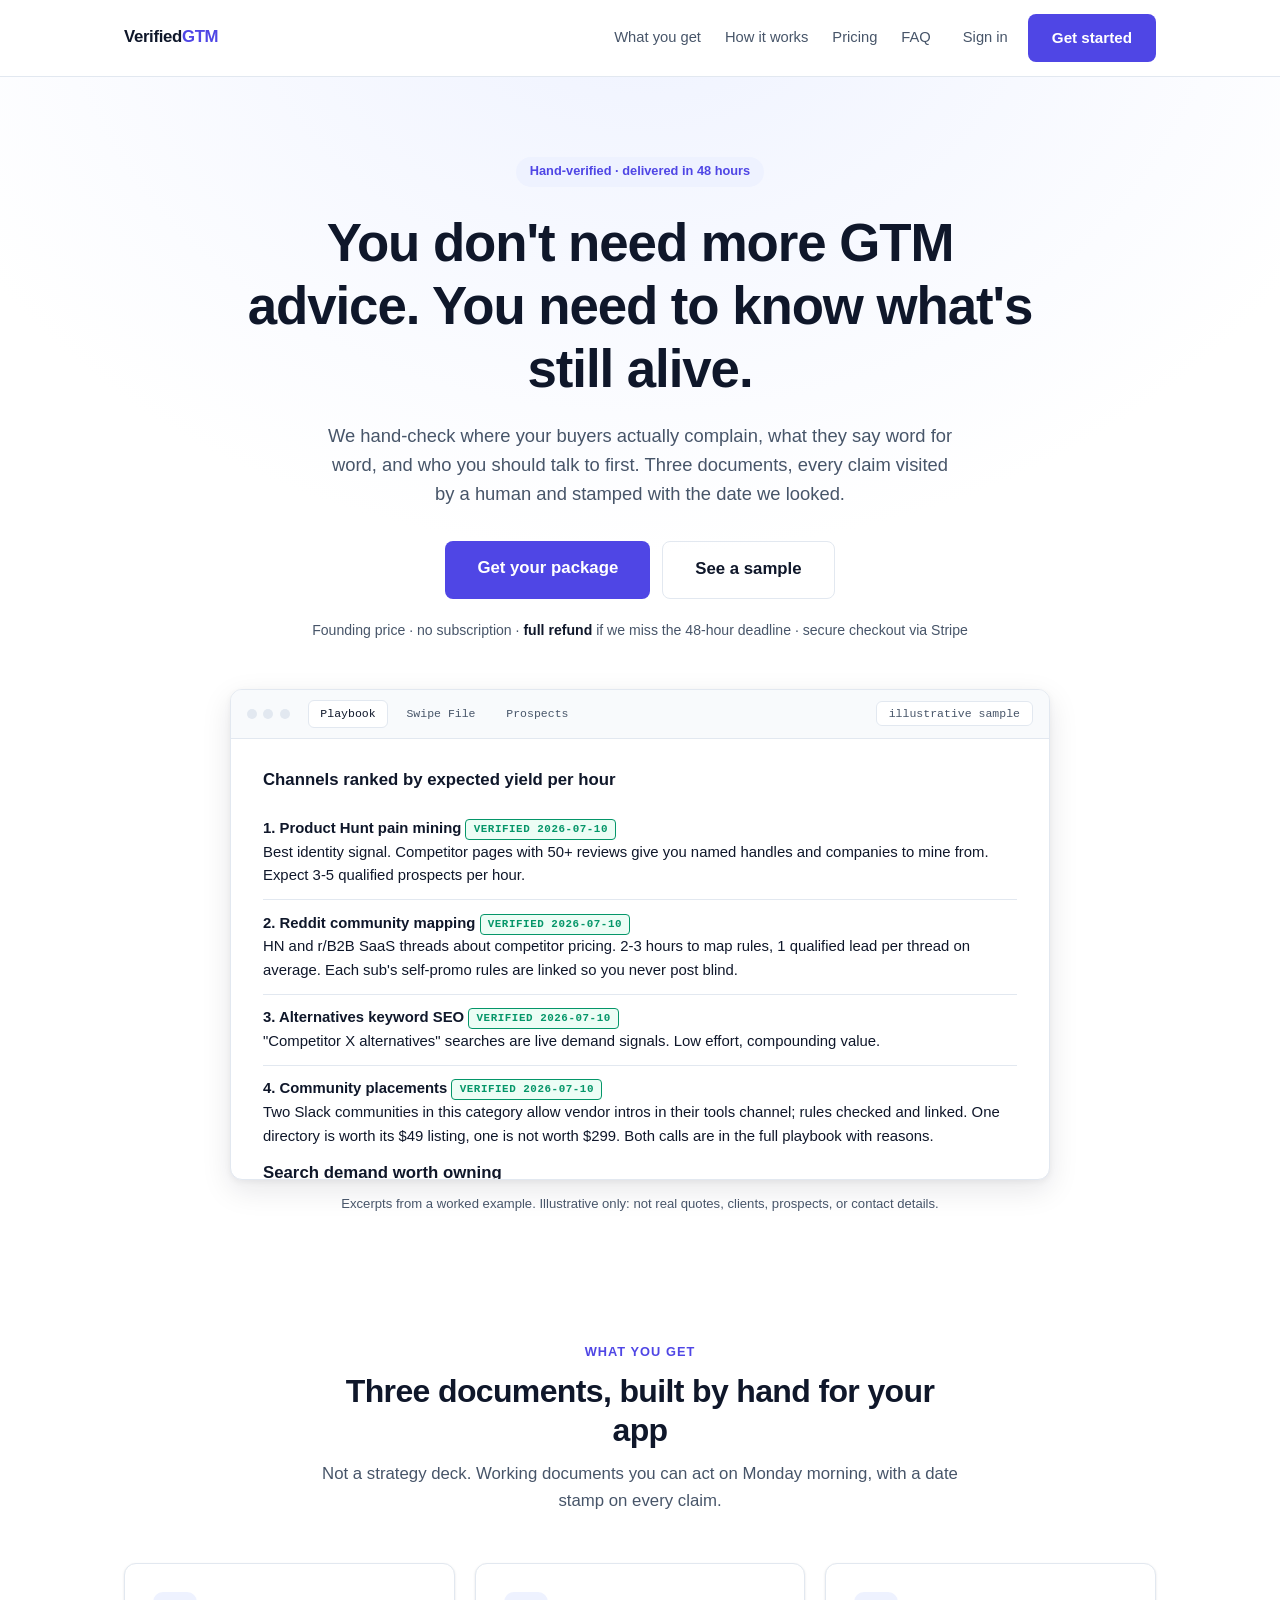
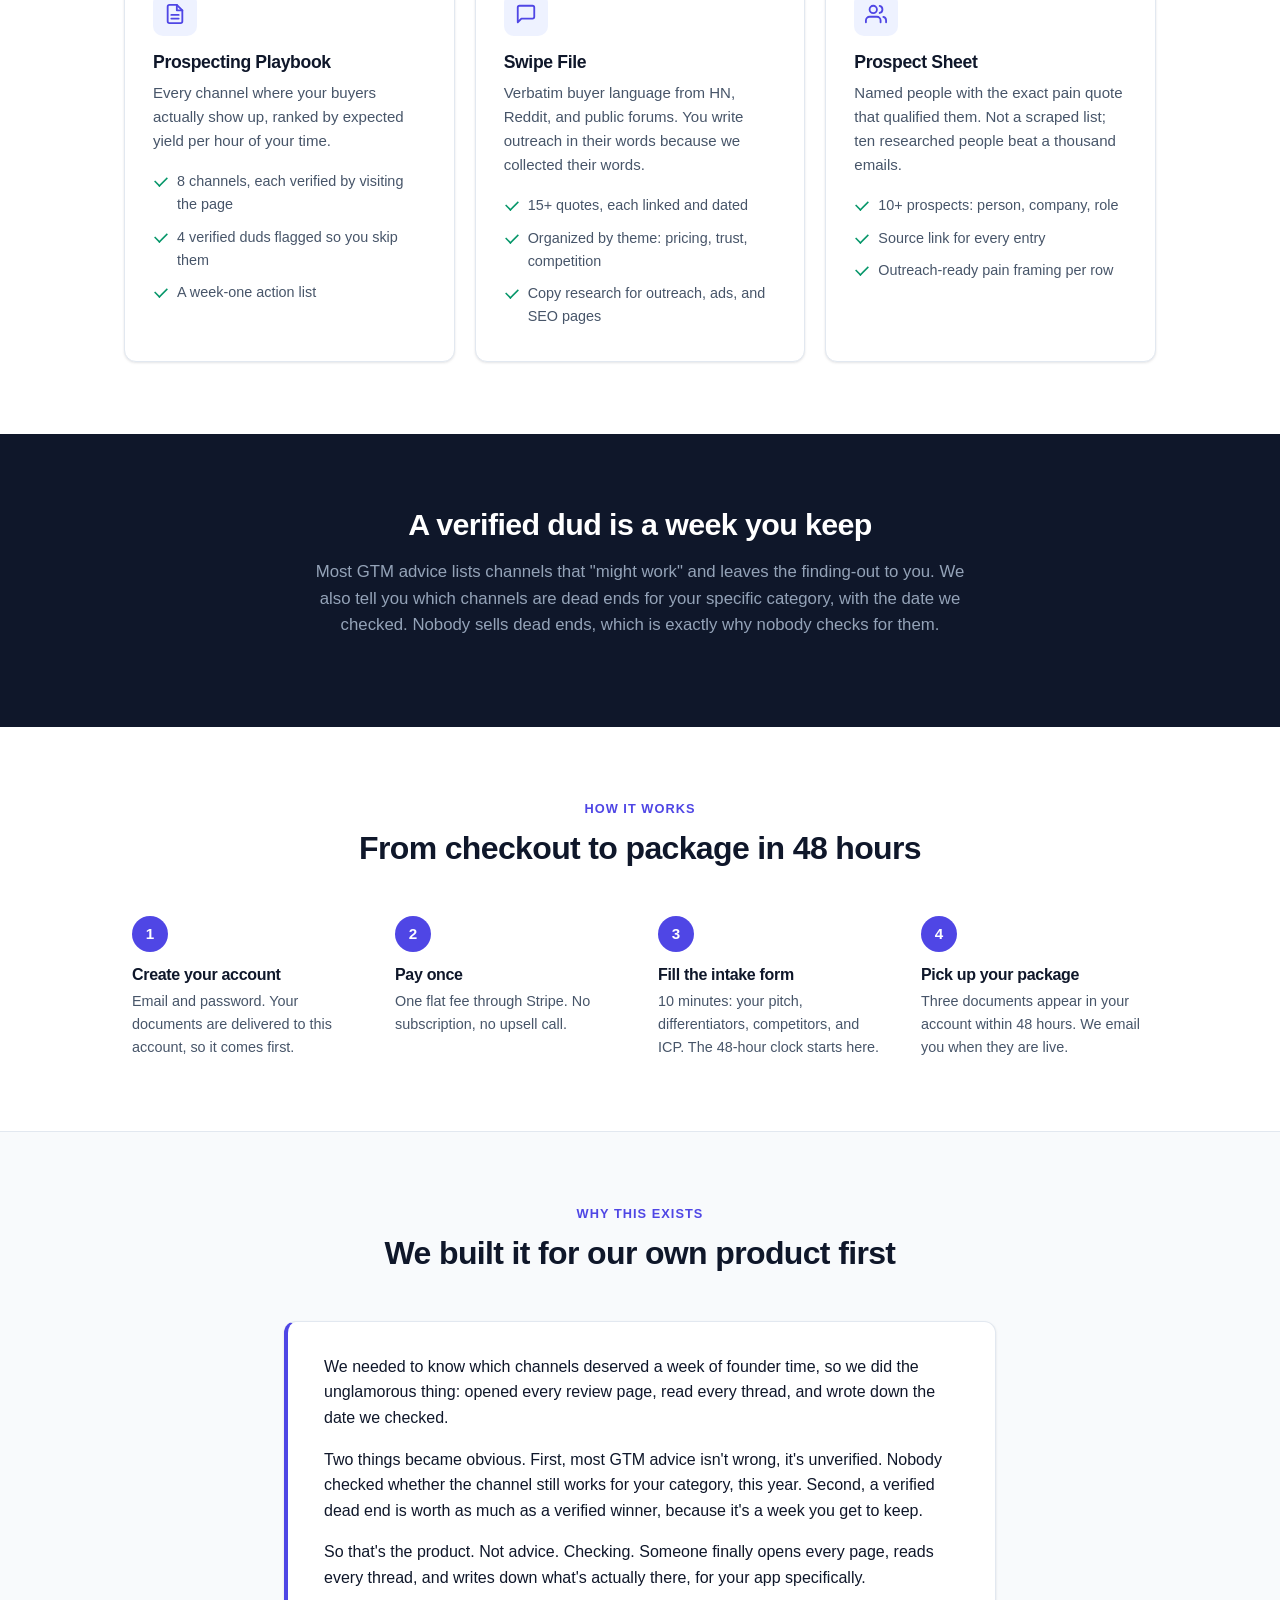
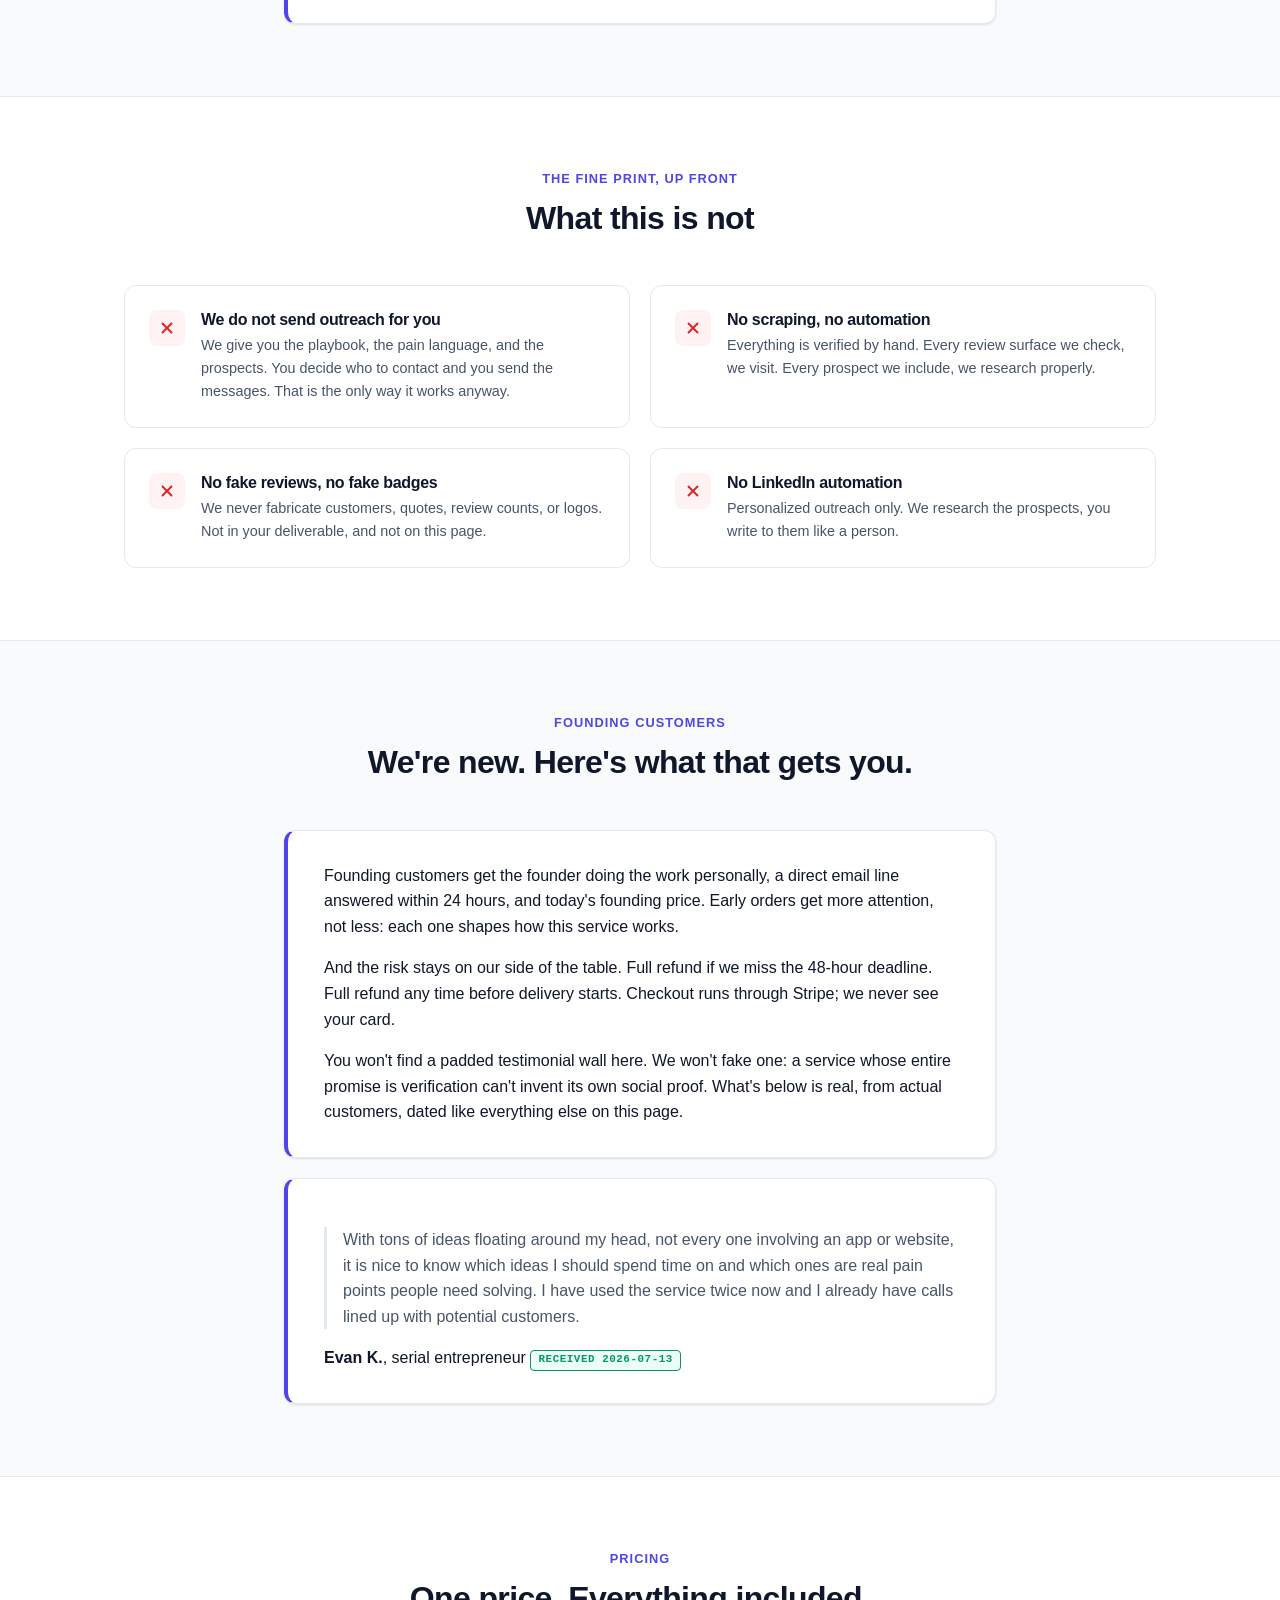
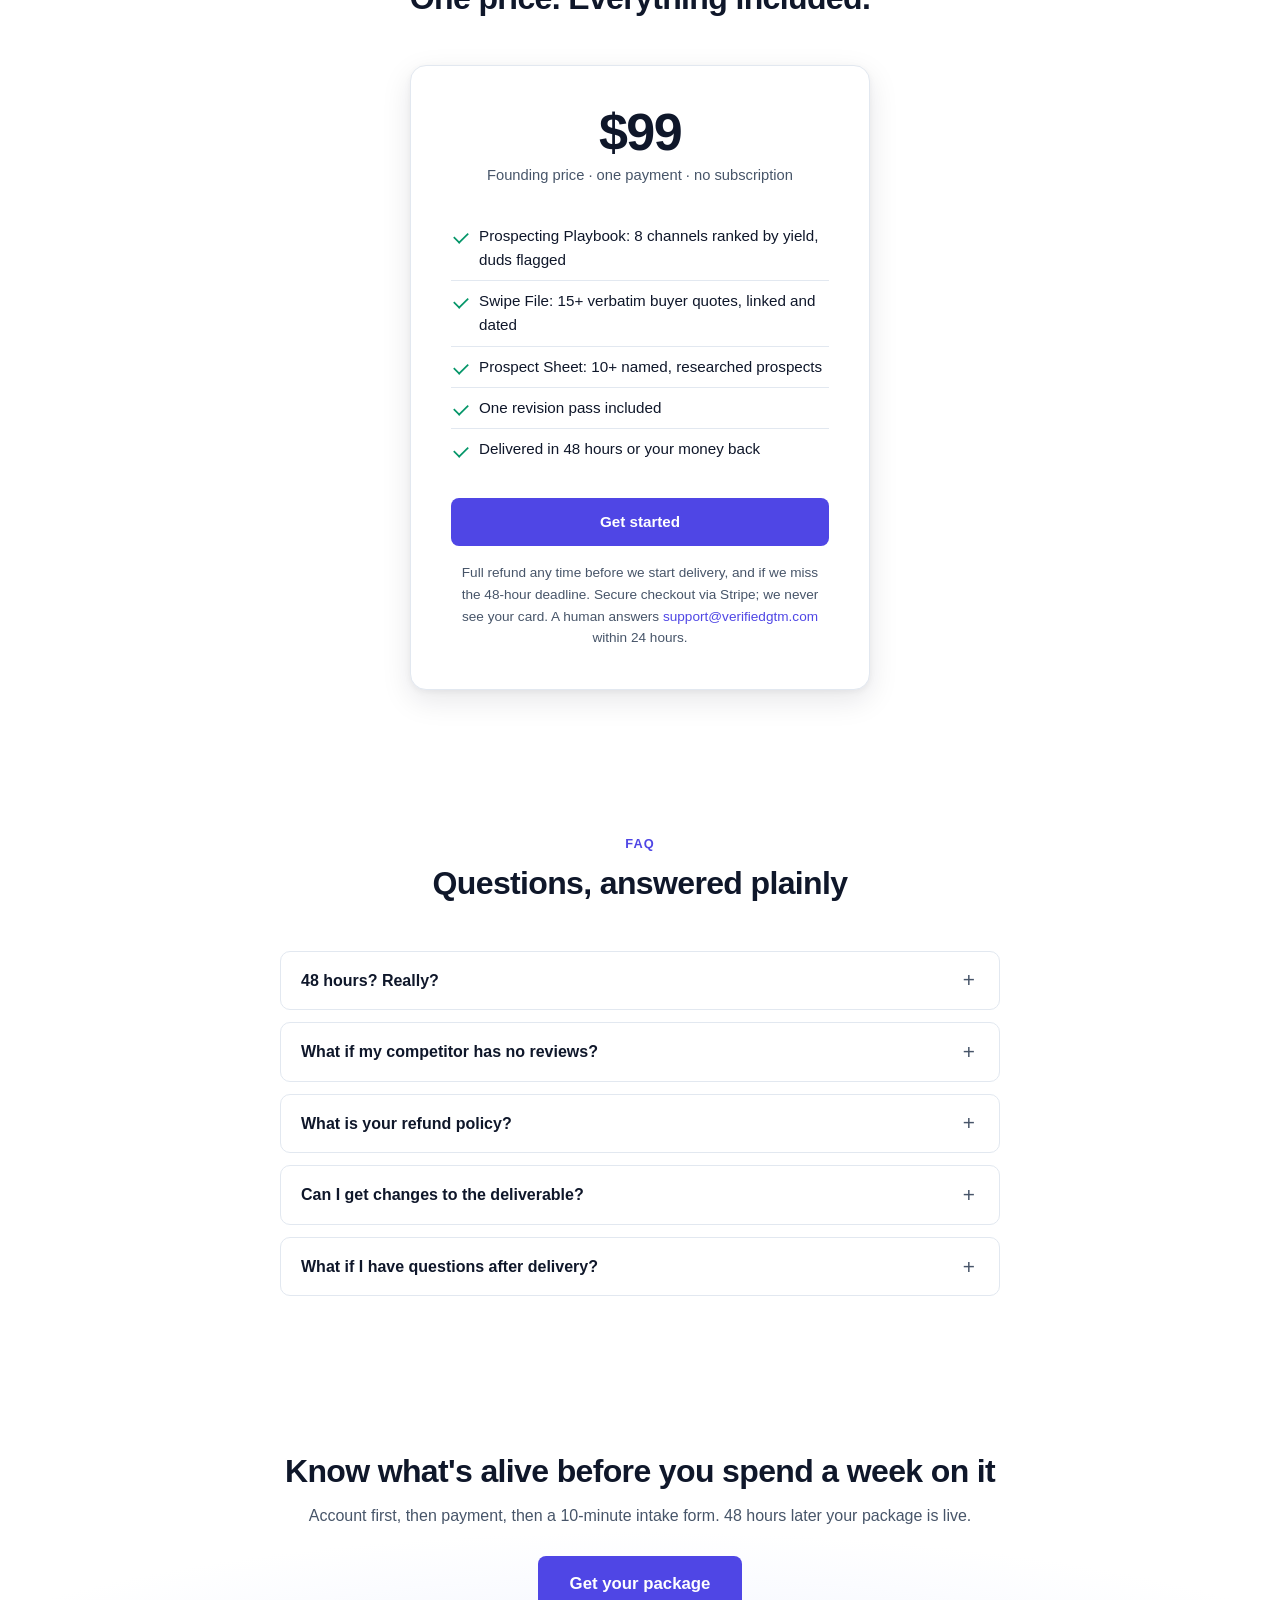
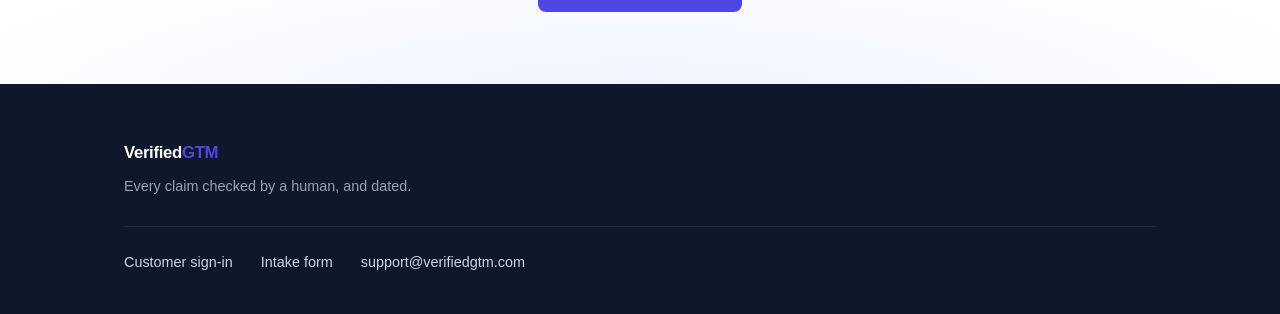
<file: index.html>
<!DOCTYPE html>
<html lang="en">
<head>
  <meta charset="UTF-8">
  <meta name="viewport" content="width=device-width, initial-scale=1.0">
  <title>Verified GTM: every claim checked by a human, and dated</title>
  <meta name="description" content="A flat-fee go-to-market package for your app. We hand-verify where your buyers complain, what they say verbatim, and who to talk to first. Every claim dated. 48 hours.">
  <link rel="canonical" href="https://verifiedgtm-9e7vr.ondigitalocean.app/">
  <meta property="og:type" content="website">
  <meta property="og:site_name" content="VerifiedGTM">
  <meta property="og:title" content="Verified GTM: every claim checked by a human, and dated">
  <meta property="og:description" content="A flat-fee go-to-market package for your app. We hand-verify where your buyers complain, what they say verbatim, and who to talk to first. Every claim dated. 48 hours.">
  <meta property="og:url" content="https://verifiedgtm-9e7vr.ondigitalocean.app/">
  <meta name="twitter:card" content="summary">
  <script type="application/ld+json">
  {
    "@context": "https://schema.org",
    "@graph": [
      {
        "@type": "Service",
        "name": "VerifiedGTM",
        "serviceType": "Go-to-market research",
        "description": "A flat-fee go-to-market package: a hand-verified prospecting playbook, swipe file, and prospect sheet for your app, delivered in 48 hours. Every claim verified live and dated.",
        "url": "https://verifiedgtm-9e7vr.ondigitalocean.app/",
        "provider": {"@type": "Organization", "name": "VerifiedGTM", "url": "https://verifiedgtm-9e7vr.ondigitalocean.app/"},
        "offers": {"@type": "Offer", "price": "99", "priceCurrency": "USD"}
      },
      {
        "@type": "FAQPage",
        "mainEntity": [
          {
            "@type": "Question",
            "name": "48 hours? Really?",
            "acceptedAnswer": {"@type": "Answer", "text": "Yes. The process is systematized and a human does the checking. You create an account first; your files are delivered to it. Intake form in, package live within 48 hours. If we miss it, full refund."}
          },
          {
            "@type": "Question",
            "name": "What if my competitor has no reviews?",
            "acceptedAnswer": {"@type": "Answer", "text": "We mine forums, communities, and search demand instead. HN threads, Reddit discussions, and keyword data often surface more useful intelligence than review pages."}
          },
          {
            "@type": "Question",
            "name": "What is your refund policy?",
            "acceptedAnswer": {"@type": "Answer", "text": "Full refund if you ask before we start delivery, and a full refund if we miss the 48-hour deadline. After delivery, no refund. The information is yours; we do not hold deliverables hostage, but we cannot refund information you have already received."}
          },
          {
            "@type": "Question",
            "name": "Can I get changes to the deliverable?",
            "acceptedAnswer": {"@type": "Answer", "text": "One revision pass is included. If you need more, contact us."}
          },
          {
            "@type": "Question",
            "name": "What if I have questions after delivery?",
            "acceptedAnswer": {"@type": "Answer", "text": "Email us. We respond within 24 hours on business days."}
          }
        ]
      }
    ]
  }
  </script>
  <link rel="stylesheet" href="style.css">
  <script src="config.js"></script>
</head>
<body>
  <nav class="nav">
    <div class="nav-inner">
      <a href="#" class="wordmark">Verified<span>GTM</span></a>
      <div class="nav-links">
        <a href="#deliverables">What you get</a>
        <a href="#how">How it works</a>
        <a href="#pricing">Pricing</a>
        <a href="#faq">FAQ</a>
      </div>
      <div class="nav-cta">
        <a href="account.html" class="signin">Sign in</a>
        <a href="account.html" class="btn">Get started</a>
      </div>
    </div>
  </nav>

  <header class="hero-section">
    <div class="container">
      <span class="badge">Hand-verified &middot; delivered in 48 hours</span>
      <h1>You don't need more GTM advice. You need to know what's still alive.</h1>
      <p class="hero-sub">We hand-check where your buyers actually complain, what they say word for word, and who you should talk to first. Three documents, every claim visited by a human and stamped with the date we looked.</p>
      <div class="hero-ctas">
        <a href="account.html" class="btn btn-lg">Get your package</a>
        <a href="#sample" class="btn btn-lg btn-ghost">See a sample</a>
      </div>
      <p class="trust-line">Founding price &middot; no subscription &middot; <strong>full refund</strong> if we miss the 48-hour deadline &middot; secure checkout via Stripe</p>

      <div class="browser-frame" id="sample">
        <input type="radio" name="doc-tab" id="tab-playbook" checked>
        <input type="radio" name="doc-tab" id="tab-swipe">
        <input type="radio" name="doc-tab" id="tab-prospects">
        <div class="browser-bar">
          <i></i><i></i><i></i>
          <label for="tab-playbook">Playbook</label>
          <label for="tab-swipe">Swipe File</label>
          <label for="tab-prospects">Prospects</label>
          <span class="addr">illustrative sample</span>
        </div>
        <div class="browser-body" id="body-playbook">
          <h4>Channels ranked by expected yield per hour</h4>
          <ul>
            <li><strong>1. Product Hunt pain mining</strong> <span class="stamp">verified 2026-07-10</span><br>Best identity signal. Competitor pages with 50+ reviews give you named handles and companies to mine from. Expect 3-5 qualified prospects per hour.</li>
            <li><strong>2. Reddit community mapping</strong> <span class="stamp">verified 2026-07-10</span><br>HN and r/B2B SaaS threads about competitor pricing. 2-3 hours to map rules, 1 qualified lead per thread on average. Each sub's self-promo rules are linked so you never post blind.</li>
            <li><strong>3. Alternatives keyword SEO</strong> <span class="stamp">verified 2026-07-10</span><br>"Competitor X alternatives" searches are live demand signals. Low effort, compounding value.</li>
            <li><strong>4. Community placements</strong> <span class="stamp">verified 2026-07-10</span><br>Two Slack communities in this category allow vendor intros in their tools channel; rules checked and linked. One directory is worth its $49 listing, one is not worth $299. Both calls are in the full playbook with reasons.</li>
          </ul>
          <h4>Search demand worth owning</h4>
          <ul>
            <li><strong>"[competitor] alternatives"</strong> <span class="stamp">verified 2026-07-10</span><br>Two live listicles hold page one. Both authors are named in the prospect sheet with a pitch angle for getting your product added. A comparison page here is week-one content, not month-three.</li>
            <li><strong>"best [category] for [your surface]"</strong> <span class="stamp">verified 2026-07-10</span><br>Long-tail, low competition, exact buyer intent. Suggested page titles and outlines included.</li>
            <li><strong>"[competitor] pricing"</strong> <span class="stamp">verified 2026-07-10</span><br>Buyers search this right before they switch. A pricing-transparency page catches them mid-decision.</li>
          </ul>
          <div class="dud-block">
            <strong>Verified dud:</strong> Capterra was a dead end for this category. No competitor has more than 3 reviews there. That finding alone saved a week of chasing a channel that does not exist.
          </div>
          <div class="dud-block">
            <strong>Verified dud:</strong> the category's largest Discord bans vendor outreach outright; two founders were named and shamed there in June for cold DMs. Flagged before you burn your account, not after.
          </div>
          <h4>Week one, day by day</h4>
          <ul>
            <li><strong>Day 1:</strong> claim both community placements and the $49 directory listing.</li>
            <li><strong>Days 2-3:</strong> first ten outreach emails from the prospect sheet. Drafts included, personalized per prospect's own words.</li>
            <li><strong>Day 4:</strong> publish the comparison page targeting "[competitor] alternatives".</li>
            <li><strong>Day 5:</strong> pitch both listicle authors; contact lines and angles are in the sheet.</li>
          </ul>
        </div>
        <div class="browser-body" id="body-swipe">
          <h4>Theme tally across 23 collected quotes</h4>
          <p class="src-line">generic advice (7) &middot; pricing surprise (6) &middot; slow delivery (5) &middot; trust and fake reviews (5)</p>
          <h4>Verbatim buyer language, each quote linked and dated</h4>
          <blockquote>"I looked at three tools and they all had zero real reviews I could find. How is anyone supposed to compare these?" (HN comment, 2025-11) <span class="stamp">collected 2026-07-10</span></blockquote>
          <blockquote>"We paid $X000 for a GTM course and it was just generic advice we could have found on a blog. The ROI was negative." (r/SaaS, 2026-01) <span class="stamp">collected 2026-07-10</span></blockquote>
          <blockquote>"Every channel they suggested was either saturated or required weeks of setup. We needed something we could act on Monday." (r/startups, 2026-03) <span class="stamp">collected 2026-07-10</span></blockquote>
          <blockquote>"The 'strategy' was a Notion doc of blog post ideas. I can generate that myself. What I can't do is know which of these channels is actually alive." (Indie Hackers thread, 2026-02) <span class="stamp">collected 2026-07-10</span></blockquote>
          <blockquote>"Their case study numbers didn't survive five minutes of checking. If the marketing is this loose, what is the product like?" (X post, 2026-04) <span class="stamp">collected 2026-07-10</span></blockquote>
          <p class="src-line">Every quote in the real file links to its source. These are illustrative and deliberately unlinked.</p>
        </div>
        <div class="browser-body" id="body-prospects">
          <h4>Named prospects with contact, source, and the pain quote that qualified them</h4>
          <ul>
            <li><strong>Fictional Co-founder, Apex Analytics</strong> <span class="stamp">status: replied</span><br><span class="src-line">Source: HN thread on GTM tools [2026-06] &middot; dana@apexanalytics.example &middot; role confirmed via company site</span><br><em>"Looking for GTM help but every advisor just says 'do content marketing.' Need channels we can actually execute this quarter."</em></li>
            <li><strong>Fictional Head of Growth, ScaleUp SaaS</strong> <span class="stamp">status: contacted</span><br><span class="src-line">Source: r/SaaS comment [2026-05] &middot; sam@scaleupsaas.example &middot; profile cross-checked before outreach</span><br><em>"Tried three agencies. All they delivered were decks. We need someone who will tell us which channels actually work for our specific category."</em></li>
            <li><strong>Fictional Founder, Series A FinTech</strong> <span class="stamp">status: new</span><br><span class="src-line">Source: Product Hunt review [2026-04] &middot; email pending manual check, PH profile linked</span><br><em>"Competitor Y took 6 weeks to deliver anything. We needed GTM done before our launch, not after."</em></li>
            <li><strong>Fictional VP Marketing, Meridian CRM</strong> <span class="stamp">status: new</span><br><span class="src-line">Source: listicle comment section [2026-05] &middot; priya@meridiancrm.example &middot; also runs the category newsletter</span><br><em>"Every PLG playbook assumes you have a growth team. There are two of us and one writes code."</em></li>
            <li><strong>Fictional Solo founder, LaunchKit Dev Tools</strong> <span class="stamp">status: contacted</span><br><span class="src-line">Source: Show HN [2026-07] &middot; alex@launchkit.example &middot; launch got 4 points, pain is fresh</span><br><em>"Launched twice now. Both times: crickets. I don't need another framework, I need to know where my buyers actually are."</em></li>
          </ul>
          <p class="src-line">The real sheet ships as a working file: one row per person, status tracked from new to won, outreach drafts alongside.</p>
        </div>
      </div>
      <p class="sample-caption">Excerpts from a worked example. Illustrative only: not real quotes, clients, prospects, or contact details.</p>
    </div>
  </header>

  <section class="section" id="deliverables">
    <div class="container">
      <div class="section-head">
        <span class="eyebrow">What you get</span>
        <h2>Three documents, built by hand for your app</h2>
        <p>Not a strategy deck. Working documents you can act on Monday morning, with a date stamp on every claim.</p>
      </div>
      <div class="card-grid">
        <div class="card">
          <span class="icon">
            <svg width="22" height="22" viewBox="0 0 24 24" fill="none" stroke="currentColor" stroke-width="2" stroke-linecap="round" stroke-linejoin="round"><path d="M14 2H6a2 2 0 0 0-2 2v16a2 2 0 0 0 2 2h12a2 2 0 0 0 2-2V8z"/><polyline points="14 2 14 8 20 8"/><line x1="16" y1="13" x2="8" y2="13"/><line x1="16" y1="17" x2="8" y2="17"/></svg>
          </span>
          <h3>Prospecting Playbook</h3>
          <p>Every channel where your buyers actually show up, ranked by expected yield per hour of your time.</p>
          <ul>
            <li>8 channels, each verified by visiting the page</li>
            <li>4 verified duds flagged so you skip them</li>
            <li>A week-one action list</li>
          </ul>
        </div>
        <div class="card">
          <span class="icon">
            <svg width="22" height="22" viewBox="0 0 24 24" fill="none" stroke="currentColor" stroke-width="2" stroke-linecap="round" stroke-linejoin="round"><path d="M21 15a2 2 0 0 1-2 2H7l-4 4V5a2 2 0 0 1 2-2h14a2 2 0 0 1 2 2z"/></svg>
          </span>
          <h3>Swipe File</h3>
          <p>Verbatim buyer language from HN, Reddit, and public forums. You write outreach in their words because we collected their words.</p>
          <ul>
            <li>15+ quotes, each linked and dated</li>
            <li>Organized by theme: pricing, trust, competition</li>
            <li>Copy research for outreach, ads, and SEO pages</li>
          </ul>
        </div>
        <div class="card">
          <span class="icon">
            <svg width="22" height="22" viewBox="0 0 24 24" fill="none" stroke="currentColor" stroke-width="2" stroke-linecap="round" stroke-linejoin="round"><path d="M17 21v-2a4 4 0 0 0-4-4H5a4 4 0 0 0-4 4v2"/><circle cx="9" cy="7" r="4"/><path d="M23 21v-2a4 4 0 0 0-3-3.87"/><path d="M16 3.13a4 4 0 0 1 0 7.75"/></svg>
          </span>
          <h3>Prospect Sheet</h3>
          <p>Named people with the exact pain quote that qualified them. Not a scraped list; ten researched people beat a thousand emails.</p>
          <ul>
            <li>10+ prospects: person, company, role</li>
            <li>Source link for every entry</li>
            <li>Outreach-ready pain framing per row</li>
          </ul>
        </div>
      </div>
    </div>
  </section>

  <section class="dark-band">
    <div class="container">
      <h2>A verified dud is a week you keep</h2>
      <p>Most GTM advice lists channels that "might work" and leaves the finding-out to you. We also tell you which channels are dead ends for your specific category, with the date we checked. Nobody sells dead ends, which is exactly why nobody checks for them.</p>
    </div>
  </section>

  <section class="section" id="how">
    <div class="container">
      <div class="section-head">
        <span class="eyebrow">How it works</span>
        <h2>From checkout to package in 48 hours</h2>
      </div>
      <div class="steps">
        <div class="step">
          <span class="step-num">1</span>
          <h3>Create your account</h3>
          <p>Email and password. Your documents are delivered to this account, so it comes first.</p>
        </div>
        <div class="step">
          <span class="step-num">2</span>
          <h3>Pay once</h3>
          <p>One flat fee through Stripe. No subscription, no upsell call.</p>
        </div>
        <div class="step">
          <span class="step-num">3</span>
          <h3>Fill the intake form</h3>
          <p>10 minutes: your pitch, differentiators, competitors, and ICP. The 48-hour clock starts here.</p>
        </div>
        <div class="step">
          <span class="step-num">4</span>
          <h3>Pick up your package</h3>
          <p>Three documents appear in your account within 48 hours. We email you when they are live.</p>
        </div>
      </div>
    </div>
  </section>

  <section class="section section-alt" id="why">
    <div class="container-narrow">
      <div class="section-head">
        <span class="eyebrow">Why this exists</span>
        <h2>We built it for our own product first</h2>
      </div>
      <div class="founder-note">
        <p>We needed to know which channels deserved a week of founder time, so we did the unglamorous thing: opened every review page, read every thread, and wrote down the date we checked.</p>
        <p>Two things became obvious. First, most GTM advice isn't wrong, it's unverified. Nobody checked whether the channel still works for your category, this year. Second, a verified dead end is worth as much as a verified winner, because it's a week you get to keep.</p>
        <p>So that's the product. Not advice. Checking. Someone finally opens every page, reads every thread, and writes down what's actually there, for your app specifically.</p>
      </div>
    </div>
  </section>

  <section class="section" id="not">
    <div class="container">
      <div class="section-head">
        <span class="eyebrow">The fine print, up front</span>
        <h2>What this is not</h2>
      </div>
      <div class="not-grid">
        <div>
          <span class="x-icon"><svg width="18" height="18" viewBox="0 0 24 24" fill="none" stroke="currentColor" stroke-width="2.5" stroke-linecap="round"><line x1="18" y1="6" x2="6" y2="18"/><line x1="6" y1="6" x2="18" y2="18"/></svg></span>
          <div>
            <h3>We do not send outreach for you</h3>
            <p>We give you the playbook, the pain language, and the prospects. You decide who to contact and you send the messages. That is the only way it works anyway.</p>
          </div>
        </div>
        <div>
          <span class="x-icon"><svg width="18" height="18" viewBox="0 0 24 24" fill="none" stroke="currentColor" stroke-width="2.5" stroke-linecap="round"><line x1="18" y1="6" x2="6" y2="18"/><line x1="6" y1="6" x2="18" y2="18"/></svg></span>
          <div>
            <h3>No scraping, no automation</h3>
            <p>Everything is verified by hand. Every review surface we check, we visit. Every prospect we include, we research properly.</p>
          </div>
        </div>
        <div>
          <span class="x-icon"><svg width="18" height="18" viewBox="0 0 24 24" fill="none" stroke="currentColor" stroke-width="2.5" stroke-linecap="round"><line x1="18" y1="6" x2="6" y2="18"/><line x1="6" y1="6" x2="18" y2="18"/></svg></span>
          <div>
            <h3>No fake reviews, no fake badges</h3>
            <p>We never fabricate customers, quotes, review counts, or logos. Not in your deliverable, and not on this page.</p>
          </div>
        </div>
        <div>
          <span class="x-icon"><svg width="18" height="18" viewBox="0 0 24 24" fill="none" stroke="currentColor" stroke-width="2.5" stroke-linecap="round"><line x1="18" y1="6" x2="6" y2="18"/><line x1="6" y1="6" x2="18" y2="18"/></svg></span>
          <div>
            <h3>No LinkedIn automation</h3>
            <p>Personalized outreach only. We research the prospects, you write to them like a person.</p>
          </div>
        </div>
      </div>
    </div>
  </section>

  <section class="section section-alt" id="founding">
    <div class="container-narrow">
      <div class="section-head">
        <span class="eyebrow">Founding customers</span>
        <h2>We're new. Here's what that gets you.</h2>
      </div>
      <div class="founder-note">
        <p>Founding customers get the founder doing the work personally, a direct email line answered within 24 hours, and today's founding price. Early orders get more attention, not less: each one shapes how this service works.</p>
        <p>And the risk stays on our side of the table. Full refund if we miss the 48-hour deadline. Full refund any time before delivery starts. Checkout runs through Stripe; we never see your card.</p>
        <p>You won't find a padded testimonial wall here. We won't fake one: a service whose entire promise is verification can't invent its own social proof. What's below is real, from actual customers, dated like everything else on this page.</p>
      </div>
      <div class="founder-note" style="margin-top: 1.25rem;">
        <blockquote>With tons of ideas floating around my head, not every one involving an app or website, it is nice to know which ideas I should spend time on and which ones are real pain points people need solving. I have used the service twice now and I already have calls lined up with potential customers.</blockquote>
        <p><strong>Evan K.</strong>, serial entrepreneur <span class="stamp">received 2026-07-13</span></p>
      </div>
    </div>
  </section>

  <section class="section" id="pricing">
    <div class="container">
      <div class="section-head">
        <span class="eyebrow">Pricing</span>
        <h2>One price. Everything included.</h2>
      </div>
      <div class="pricing-card">
        <div class="price-tag">$<span id="price"></span></div>
        <p class="price-sub">Founding price &middot; one payment &middot; no subscription</p>
        <ul>
          <li>Prospecting Playbook: 8 channels ranked by yield, duds flagged</li>
          <li>Swipe File: 15+ verbatim buyer quotes, linked and dated</li>
          <li>Prospect Sheet: 10+ named, researched prospects</li>
          <li>One revision pass included</li>
          <li>Delivered in 48 hours or your money back</li>
        </ul>
        <a href="account.html" class="cta-button">Get started</a>
        <p class="pricing-footnote">Full refund any time before we start delivery, and if we miss the 48-hour deadline. Secure checkout via Stripe; we never see your card. A human answers <a href="#" id="pricing-email"></a> within 24 hours.</p>
      </div>
    </div>
  </section>

  <section class="section" id="faq">
    <div class="container">
      <div class="section-head">
        <span class="eyebrow">FAQ</span>
        <h2>Questions, answered plainly</h2>
      </div>
      <div class="faq-list">
        <details>
          <summary>48 hours? Really?</summary>
          <p>Yes. The process is systematized and a human does the checking. You create an account first; your files are delivered to it. Intake form in, package live within 48 hours. If we miss it, full refund.</p>
        </details>
        <details>
          <summary>What if my competitor has no reviews?</summary>
          <p>We mine forums, communities, and search demand instead. HN threads, Reddit discussions, and keyword data often surface more useful intelligence than review pages.</p>
        </details>
        <details>
          <summary>What is your refund policy?</summary>
          <p>Full refund if you ask before we start delivery, and a full refund if we miss the 48-hour deadline. After delivery, no refund. The information is yours; we do not hold deliverables hostage, but we cannot refund information you have already received.</p>
        </details>
        <details>
          <summary>Can I get changes to the deliverable?</summary>
          <p>One revision pass is included. If you need more, contact us.</p>
        </details>
        <details>
          <summary>What if I have questions after delivery?</summary>
          <p>Email us at <a href="#" id="contact-email"></a>. We respond within 24 hours on business days.</p>
        </details>
      </div>
    </div>
  </section>

  <div class="footer-cta-band">
    <div class="container">
      <h2>Know what's alive before you spend a week on it</h2>
      <p>Account first, then payment, then a 10-minute intake form. 48 hours later your package is live.</p>
      <a href="account.html" class="btn btn-lg">Get your package</a>
    </div>
  </div>

  <footer class="site-footer">
    <div class="container">
      <a href="#" class="wordmark">Verified<span>GTM</span></a>
      <p class="footer-tagline">Every claim checked by a human, and dated.</p>
      <div class="footer-links">
        <a href="account.html">Customer sign-in</a>
        <a href="intake.html">Intake form</a>
        <a href="#" id="footer-email"></a>
      </div>
    </div>
  </footer>

  <script>
    document.getElementById('price').textContent = CONFIG.price;
    document.getElementById('pricing-email').href = 'mailto:' + CONFIG.contactEmail;
    document.getElementById('pricing-email').textContent = CONFIG.contactEmail;
    document.getElementById('contact-email').href = 'mailto:' + CONFIG.contactEmail;
    document.getElementById('contact-email').textContent = CONFIG.contactEmail;
    document.getElementById('footer-email').href = 'mailto:' + CONFIG.contactEmail;
    document.getElementById('footer-email').textContent = CONFIG.contactEmail;
  </script>
</body>
</html>
</file>
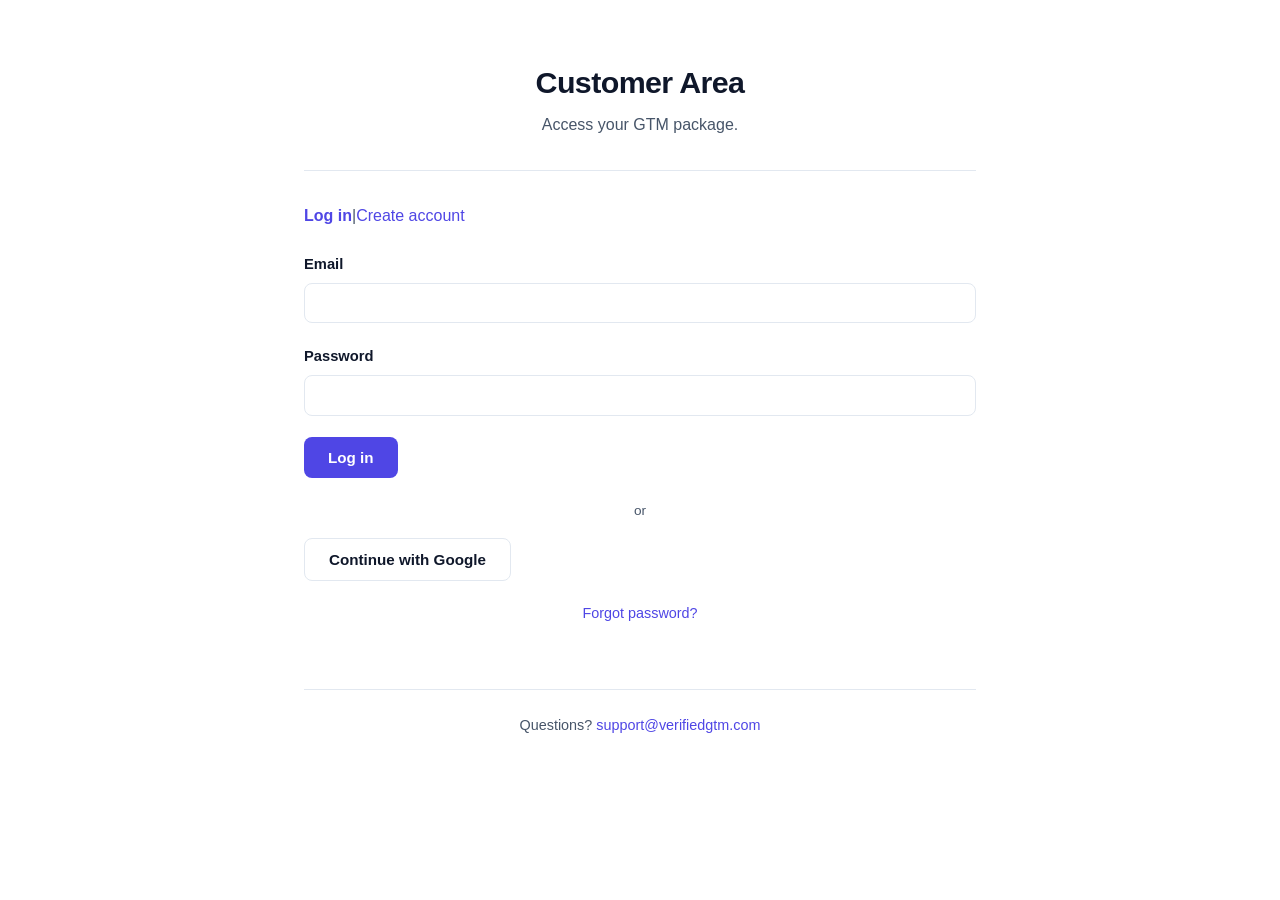
<file: account.html>
<!DOCTYPE html>
<html lang="en">
<head>
  <meta charset="UTF-8">
  <meta name="viewport" content="width=device-width, initial-scale=1.0">
  <title>Customer Area: Verified GTM Playbooks</title>
  <meta name="description" content="Sign in to access your GTM package.">
  <meta name="robots" content="noindex">
  <link rel="stylesheet" href="style.css">
  <script src="config.js"></script>
  <script src="marked.min.js"></script>
</head>
<body class="app">
  <header class="hero">
    <h1>Customer Area</h1>
    <p>Access your GTM package.</p>
  </header>

  <main>
    <div id="auth-view">
      <div id="tab-bar" style="margin-bottom: 1.5rem;">
        <a href="#" id="tab-login">Log in</a>
        <span style="color: var(--text-secondary);"> | </span>
        <a href="#" id="tab-signup">Create account</a>
      </div>

      <div id="login-form-wrapper">
        <form id="login-form">
          <div class="form-group">
            <label for="login-email">Email</label>
            <input type="email" id="login-email" required>
          </div>
          <div class="form-group">
            <label for="login-password">Password</label>
            <input type="password" id="login-password" required>
          </div>
          <div id="login-error" style="color: #cc4444; margin-bottom: 1rem; display: none;"></div>
          <div class="form-group">
            <button type="submit" id="login-btn">Log in</button>
          </div>
          <div style="text-align: center; color: var(--text-secondary); font-size: 0.85rem; margin: 1rem 0;">or</div>
          <div class="form-group">
            <button type="button" id="google-login-btn" class="btn btn-ghost">Continue with Google</button>
          </div>
          <p style="text-align: center; font-size: 0.9rem;">
            <a href="#" id="forgot-password-link">Forgot password?</a>
          </p>
        </form>
      </div>

      <div id="signup-form-wrapper" style="display: none;">
        <form id="signup-form">
          <div class="form-group">
            <label for="signup-email">Email</label>
            <input type="email" id="signup-email" required>
          </div>
          <div class="form-group">
            <label for="signup-password">Password</label>
            <input type="password" id="signup-password" required minlength="6">
          </div>
          <div id="signup-error" style="color: #cc4444; margin-bottom: 1rem; display: none;"></div>
          <div class="form-group">
            <button type="submit" id="signup-btn">Create account</button>
          </div>
          <div style="text-align: center; color: var(--text-secondary); font-size: 0.85rem; margin: 1rem 0;">or</div>
          <div class="form-group">
            <button type="button" id="google-signup-btn" class="btn btn-ghost">Continue with Google</button>
          </div>
        </form>
      </div>

      <div id="forgot-form-wrapper" style="display: none;">
        <form id="forgot-form">
          <div class="form-group">
            <label for="forgot-email">Email</label>
            <input type="email" id="forgot-email" required>
          </div>
          <div id="forgot-error" style="color: #cc4444; margin-bottom: 1rem; display: none;"></div>
          <div class="form-group">
            <button type="submit" id="forgot-btn">Send reset link</button>
          </div>
        </form>
      </div>

      <div id="reset-form-wrapper" style="display: none;">
        <form id="reset-form">
          <p style="margin-bottom: 1rem;">Set your new password.</p>
          <div class="form-group">
            <label for="reset-password">New password</label>
            <input type="password" id="reset-password" required minlength="6">
          </div>
          <div id="reset-error" style="color: #cc4444; margin-bottom: 1rem; display: none;"></div>
          <div class="form-group">
            <button type="submit" id="reset-btn">Set password</button>
          </div>
        </form>
      </div>

      <div id="auth-success" style="display: none; text-align: center; padding: 2rem 0;">
        <p id="auth-success-text"></p>
        <p style="color: var(--text-secondary); margin-top: 0.5rem;">Already have an account? <a href="#" id="back-to-login">Log in</a></p>
      </div>

      <div id="auth-note" style="display: none; text-align: center; padding: 1rem; background: var(--code-bg); border-radius: 6px; margin-bottom: 1rem;">
        <p id="auth-note-text" style="margin: 0;"></p>
      </div>
    </div>

    <div id="payment-view" style="display: none; text-align: center; padding: 2rem 0;">
      <h2>One payment, $<span id="payment-price"></span>.</h2>
      <p style="margin: 1rem 0;">After checkout you will be brought back here to fill your intake form.</p>
      <a href="#" id="pay-button" class="cta-button">Pay now</a>
      <p style="margin-top: 1.5rem; color: var(--text-secondary); font-size: 0.9rem;">
        Already paid? Email <a href="#" id="paid-contact-email"></a>
      </p>
    </div>

    <div id="pending-view" style="display: none; text-align: center; padding: 2rem 0;">
      <h2>Payment received, pending confirmation.</h2>
      <p style="margin: 1rem 0;">We will confirm your payment shortly. Once confirmed, you will fill your intake form and the 48h clock starts there.</p>
      <p>Questions? <a href="#" id="pending-contact-email"></a></p>
    </div>

    <div id="files-view" style="display: none;">
      <p>Signed in as <strong id="user-email"></strong>. <a href="#" id="sign-out-link">Sign out</a></p>
      <hr>
      <div id="files-loading">
        <p>Loading your files...</p>
      </div>
      <div id="files-empty" style="display: none;">
        <p>No files yet. Your package appears here within 48 hours of your intake form. Questions? <a href="#" id="empty-contact-email"></a></p>
      </div>
      <div id="files-content" style="display: none;">
        <nav style="margin-bottom: 2rem;">
          <a href="#playbook">Prospecting Playbook</a> |
          <a href="#swipe">Swipe File</a> |
          <a href="#prospects">Prospect Sheet</a>
        </nav>
        <section id="playbook-section" class="doc-section">
          <h2>Prospecting Playbook</h2>
          <div class="doc-content" id="playbook-content"></div>
          <div class="download-bar">
            <a href="#" id="download-playbook">Download PROSPECTING-PLAYBOOK.md</a>
          </div>
        </section>
        <section id="swipe-section" class="doc-section">
          <h2>Swipe File</h2>
          <div class="doc-content" id="swipe-content"></div>
          <div class="download-bar">
            <a href="#" id="download-swipe">Download SWIPE-FILE.md</a>
          </div>
        </section>
        <section id="prospects-section" class="doc-section">
          <h2>Prospect Sheet</h2>
          <div class="doc-content" id="prospects-content"></div>
          <div class="download-bar">
            <a href="#" id="download-prospects">Download PROSPECTS.md</a>
          </div>
        </section>
      </div>
    </div>
  </main>

  <footer>
    <p>Questions? <a href="#" id="footer-email"></a></p>
  </footer>

  <script>
    var token = sessionStorage.getItem('supabase_token');
    var userId = sessionStorage.getItem('supabase_user_id');
    var userEmail = sessionStorage.getItem('supabase_email');

    var authView = document.getElementById('auth-view');
    var paymentView = document.getElementById('payment-view');
    var pendingView = document.getElementById('pending-view');
    var filesView = document.getElementById('files-view');

    document.getElementById('footer-email').href = 'mailto:' + CONFIG.contactEmail;
    document.getElementById('footer-email').textContent = CONFIG.contactEmail;
    document.getElementById('paid-contact-email').href = 'mailto:' + CONFIG.contactEmail;
    document.getElementById('paid-contact-email').textContent = CONFIG.contactEmail;
    document.getElementById('pending-contact-email').href = 'mailto:' + CONFIG.contactEmail;
    document.getElementById('pending-contact-email').textContent = CONFIG.contactEmail;
    document.getElementById('empty-contact-email').href = 'mailto:' + CONFIG.contactEmail;
    document.getElementById('empty-contact-email').textContent = CONFIG.contactEmail;

    function decodeJwt(t) {
      var b64 = t.split('.')[1].replace(/-/g, '+').replace(/_/g, '/');
      while (b64.length % 4) b64 += '=';
      return JSON.parse(atob(b64));
    }

    function parseHashParams() {
      var hash = location.hash.substring(1);
      var params = {};
      hash.split('&').forEach(function(part) {
        var pair = part.split('=');
        params[decodeURIComponent(pair[0])] = decodeURIComponent(pair[1] || '');
      });
      return params;
    }

    function showView(view) {
      authView.style.display = 'none';
      paymentView.style.display = 'none';
      pendingView.style.display = 'none';
      filesView.style.display = 'none';
      if (view) view.style.display = 'block';
    }

    function showAuth(tab) {
      showView(authView);
      authView.style.display = 'block';
      document.getElementById('auth-success').style.display = 'none';
      document.getElementById('auth-note').style.display = 'none';
      document.getElementById('login-form-wrapper').style.display = 'none';
      document.getElementById('signup-form-wrapper').style.display = 'none';
      document.getElementById('forgot-form-wrapper').style.display = 'none';
      document.getElementById('reset-form-wrapper').style.display = 'none';
      document.getElementById('tab-bar').style.display = 'flex';
      if (tab === 'login') {
        document.getElementById('login-form-wrapper').style.display = 'block';
        document.getElementById('tab-login').style.fontWeight = 'bold';
        document.getElementById('tab-signup').style.fontWeight = 'normal';
      } else if (tab === 'signup') {
        document.getElementById('signup-form-wrapper').style.display = 'block';
        document.getElementById('tab-login').style.fontWeight = 'normal';
        document.getElementById('tab-signup').style.fontWeight = 'bold';
      }
    }

    function handleHashToken() {
      var params = parseHashParams();
      if (!params.access_token) return false;

      token = params.access_token;
      var payload = decodeJwt(token);
      userId = payload.sub;
      userEmail = payload.email;

      sessionStorage.setItem('supabase_token', token);
      sessionStorage.setItem('supabase_user_id', userId);
      sessionStorage.setItem('supabase_email', userEmail);

      history.replaceState(null, '', location.pathname + location.search);

      if (params.type === 'recovery') {
        sessionStorage.setItem('supabase_recovery_token', token);
        showView(authView);
        document.getElementById('tab-bar').style.display = 'none';
        document.getElementById('login-form-wrapper').style.display = 'none';
        document.getElementById('signup-form-wrapper').style.display = 'none';
        document.getElementById('forgot-form-wrapper').style.display = 'none';
        document.getElementById('reset-form-wrapper').style.display = 'block';
        return 'recovery';
      }

      return 'signed-in';
    }

    function continueWithGoogle() {
      window.location.href = CONFIG.supabaseUrl + '/auth/v1/authorize?provider=google&redirect_to=' + encodeURIComponent(window.location.origin + window.location.pathname);
    }

    // Handles the redirect back from Google. GoTrue never sets type=recovery
    // here, so that hash shape is left for handleHashToken to pick up untouched.
    // ponytail: no refresh_token/expires_in storage, matches this app's
    // existing sessionStorage shape which never persists a refresh token.
    function handleGoogleCallback() {
      var params = parseHashParams();
      if (params.type === 'recovery') return false;

      if (params.error) {
        history.replaceState(null, '', location.pathname + location.search);
        showAuth('login');
        var errEl = document.getElementById('login-error');
        errEl.textContent = params.error_description || 'Could not sign in with Google.';
        errEl.style.display = 'block';
        return true;
      }

      if (!params.access_token) return false;

      history.replaceState(null, '', location.pathname + location.search);

      fetch(CONFIG.supabaseUrl + '/auth/v1/user', {
        headers: {
          'apikey': CONFIG.supabaseAnonKey,
          'Authorization': 'Bearer ' + params.access_token
        }
      }).then(function(res) {
        return res.json().then(function(data) {
          return {ok: res.ok, data: data};
        });
      }).then(function(result) {
        if (result.ok && result.data.email) {
          token = params.access_token;
          userId = result.data.id;
          userEmail = result.data.email.toLowerCase();
          sessionStorage.setItem('supabase_token', token);
          sessionStorage.setItem('supabase_user_id', userId);
          sessionStorage.setItem('supabase_email', userEmail);
          claimPaidIfNeeded().then(resolveAndShow);
        } else {
          showAuth('login');
          var errEl = document.getElementById('login-error');
          errEl.textContent = 'Could not sign in with Google. Email us at ' + CONFIG.contactEmail + ' and we will help.';
          errEl.style.display = 'block';
        }
      }).catch(function() {
        showAuth('login');
        var errEl = document.getElementById('login-error');
        errEl.textContent = 'Something went wrong. Email us at ' + CONFIG.contactEmail + ' and we will help.';
        errEl.style.display = 'block';
      });

      return true;
    }

    // ponytail: ?paid=1 is stashed so a claim survives logging in later or
    // on another device; the PATCH must land before the profile is read.
    function stashPaidRedirect() {
      var params = new URLSearchParams(location.search);
      if (params.get('paid') === '1') {
        sessionStorage.setItem('pending_paid_claim', '1');
        history.replaceState(null, '', location.pathname);
      }
    }

    function claimPaidIfNeeded() {
      if (sessionStorage.getItem('pending_paid_claim') !== '1' || !token || !userId) {
        return Promise.resolve();
      }
      return fetch(CONFIG.supabaseUrl + '/rest/v1/profiles?id=eq.' + userId, {
        method: 'PATCH',
        headers: {
          'Content-Type': 'application/json',
          'apikey': CONFIG.supabaseAnonKey,
          'Authorization': 'Bearer ' + token,
          'Prefer': 'return=minimal'
        },
        body: JSON.stringify({claimed_paid: true})
      }).then(function(res) {
        if (res.ok) sessionStorage.removeItem('pending_paid_claim');
      }).catch(function() {});
    }

    function resolveAndShow() {
      if (!token || !userId) {
        showView(authView);
        showAuth('login');
        return;
      }

      fetch(CONFIG.supabaseUrl + '/rest/v1/profiles?select=paid,claimed_paid&id=eq.' + userId, {
        headers: {
          'apikey': CONFIG.supabaseAnonKey,
          'Authorization': 'Bearer ' + token
        }
      }).then(function(res) {
        if (res.status === 401) {
          sessionStorage.removeItem('supabase_token');
          sessionStorage.removeItem('supabase_user_id');
          sessionStorage.removeItem('supabase_email');
          showView(authView);
          showAuth('login');
          return;
        }
        if (!res.ok) throw new Error('Failed to load profile');
        return res.json();
      }).then(function(profiles) {
        if (!profiles || profiles.length === 0) {
          showPayment();
          return;
        }
        var profile = profiles[0];
        if (profile.paid) {
          showFiles();
        } else if (profile.claimed_paid) {
          showPending();
        } else {
          showPayment();
        }
      }).catch(function() {
        showPayment();
      });
    }

    function showPayment() {
      showView(paymentView);
      document.getElementById('payment-price').textContent = CONFIG.price;
      document.getElementById('user-email').textContent = userEmail;
      document.getElementById('pay-button').href = CONFIG.stripePaymentLink + '?prefilled_email=' + encodeURIComponent(userEmail);
    }

    function showPending() {
      showView(pendingView);
    }

    function showFiles() {
      showView(filesView);
      document.getElementById('user-email').textContent = userEmail;
      loadFiles();
    }

    function loadFiles() {
      document.getElementById('files-loading').style.display = 'block';
      document.getElementById('files-empty').style.display = 'none';
      document.getElementById('files-content').style.display = 'none';

      fetch(CONFIG.supabaseUrl + '/storage/v1/object/list/' + CONFIG.bucket, {
        method: 'POST',
        headers: {
          'Content-Type': 'application/json',
          'apikey': CONFIG.supabaseAnonKey,
          'Authorization': 'Bearer ' + token
        },
        body: JSON.stringify({prefix: userEmail + '/', limit: 100})
      }).then(function(res) {
        if (res.status === 401) {
          sessionStorage.removeItem('supabase_token');
          sessionStorage.removeItem('supabase_user_id');
          sessionStorage.removeItem('supabase_email');
          showView(authView);
          showAuth('login');
          var errEl = document.getElementById('login-error');
          errEl.textContent = 'Session expired, sign in again.';
          errEl.style.display = 'block';
          return;
        }
        if (!res.ok) throw new Error('Failed to load files');
        return res.json();
      }).then(function(files) {
        document.getElementById('files-loading').style.display = 'none';
        if (!files || files.length === 0) {
          document.getElementById('files-empty').style.display = 'block';
          return;
        }
        document.getElementById('files-content').style.display = 'block';
        var fileMap = {};
        files.forEach(function(f) { fileMap[f.name] = f; });

        var known = ['PROSPECTING-PLAYBOOK.md', 'SWIPE-FILE.md', 'PROSPECTS.md'];
        known.forEach(function(name) {
          if (fileMap[name] || fileMap[userEmail + '/' + name]) {
            loadDocContents(name);
          }
        });
      }).catch(function() {
        document.getElementById('files-loading').style.display = 'none';
        document.getElementById('files-empty').style.display = 'block';
      });
    }

    function loadDocContents(filename) {
      var contentId = filename === 'PROSPECTING-PLAYBOOK.md' ? 'playbook-content' :
                       filename === 'SWIPE-FILE.md' ? 'swipe-content' : 'prospects-content';
      var downloadId = filename === 'PROSPECTING-PLAYBOOK.md' ? 'download-playbook' :
                        filename === 'SWIPE-FILE.md' ? 'download-swipe' : 'download-prospects';

      fetch(CONFIG.supabaseUrl + '/storage/v1/object/authenticated/' + CONFIG.bucket + '/' + userEmail + '/' + filename, {
        headers: {
          'apikey': CONFIG.supabaseAnonKey,
          'Authorization': 'Bearer ' + token
        }
      }).then(function(res) {
        if (res.ok) return res.text();
        throw new Error('Failed to load ' + filename);
      }).then(function(text) {
        document.getElementById(contentId).innerHTML = marked.parse(text);
        var blob = new Blob([text], {type: 'text/markdown'});
        var url = URL.createObjectURL(blob);
        document.getElementById(downloadId).href = url;
        document.getElementById(downloadId).download = filename;
      }).catch(function() {
        document.getElementById(contentId).innerHTML = '<p>Failed to load this document.</p>';
      });
    }

    document.getElementById('tab-login').addEventListener('click', function(e) {
      e.preventDefault();
      showAuth('login');
    });

    document.getElementById('tab-signup').addEventListener('click', function(e) {
      e.preventDefault();
      showAuth('signup');
    });

    document.getElementById('back-to-login').addEventListener('click', function(e) {
      e.preventDefault();
      showAuth('login');
    });

    document.getElementById('google-login-btn').addEventListener('click', continueWithGoogle);
    document.getElementById('google-signup-btn').addEventListener('click', continueWithGoogle);

    document.getElementById('forgot-password-link').addEventListener('click', function(e) {
      e.preventDefault();
      showView(authView);
      authView.style.display = 'block';
      document.getElementById('tab-bar').style.display = 'none';
      document.getElementById('login-form-wrapper').style.display = 'none';
      document.getElementById('signup-form-wrapper').style.display = 'none';
      document.getElementById('reset-form-wrapper').style.display = 'none';
      document.getElementById('auth-success').style.display = 'none';
      document.getElementById('forgot-form-wrapper').style.display = 'block';
    });

    document.getElementById('login-form').addEventListener('submit', function(e) {
      e.preventDefault();
      var email = document.getElementById('login-email').value.trim().toLowerCase();
      var password = document.getElementById('login-password').value;
      var btn = document.getElementById('login-btn');
      var errEl = document.getElementById('login-error');

      errEl.style.display = 'none';
      btn.disabled = true;

      fetch(CONFIG.supabaseUrl + '/auth/v1/token?grant_type=password', {
        method: 'POST',
        headers: {
          'Content-Type': 'application/json',
          'apikey': CONFIG.supabaseAnonKey
        },
        body: JSON.stringify({email: email, password: password})
      }).then(function(res) {
        return res.json().then(function(data) {
          return {ok: res.ok, data: data};
        });
      }).then(function(result) {
        btn.disabled = false;
        if (result.ok && result.data.access_token) {
          token = result.data.access_token;
          var payload = decodeJwt(token);
          userId = payload.sub;
          userEmail = payload.email;
          sessionStorage.setItem('supabase_token', token);
          sessionStorage.setItem('supabase_user_id', userId);
          sessionStorage.setItem('supabase_email', userEmail);
          claimPaidIfNeeded().then(resolveAndShow);
        } else {
          errEl.textContent = result.data.msg || 'Wrong email or password.';
          errEl.style.display = 'block';
        }
      }).catch(function() {
        btn.disabled = false;
        errEl.textContent = 'Something went wrong. Email us at ' + CONFIG.contactEmail + ' and we will help.';
        errEl.style.display = 'block';
      });
    });

    document.getElementById('signup-form').addEventListener('submit', function(e) {
      e.preventDefault();
      var email = document.getElementById('signup-email').value.trim().toLowerCase();
      var password = document.getElementById('signup-password').value;
      var btn = document.getElementById('signup-btn');
      var errEl = document.getElementById('signup-error');

      errEl.style.display = 'none';
      btn.disabled = true;

      fetch(CONFIG.supabaseUrl + '/auth/v1/signup?redirect_to=' + encodeURIComponent(location.origin + '/account.html'), {
        method: 'POST',
        headers: {
          'Content-Type': 'application/json',
          'apikey': CONFIG.supabaseAnonKey
        },
        body: JSON.stringify({email: email, password: password})
      }).then(function(res) {
        return res.json().then(function(data) {
          return {ok: res.ok, data: data};
        });
      }).then(function(result) {
        btn.disabled = false;
        if (result.ok) {
          showView(authView);
          authView.style.display = 'block';
          document.getElementById('tab-bar').style.display = 'none';
          document.getElementById('signup-form-wrapper').style.display = 'none';
          document.getElementById('auth-success').style.display = 'block';
          document.getElementById('auth-success-text').textContent = 'Check your email to confirm your account.';
        } else {
          errEl.textContent = result.data.msg || 'Could not create account. Email us at ' + CONFIG.contactEmail + ' if the problem persists.';
          errEl.style.display = 'block';
        }
      }).catch(function() {
        btn.disabled = false;
        errEl.textContent = 'Something went wrong. Email us at ' + CONFIG.contactEmail + ' and we will help.';
        errEl.style.display = 'block';
      });
    });

    document.getElementById('forgot-form').addEventListener('submit', function(e) {
      e.preventDefault();
      var email = document.getElementById('forgot-email').value.trim().toLowerCase();
      var btn = document.getElementById('forgot-btn');
      var errEl = document.getElementById('forgot-error');

      errEl.style.display = 'none';
      btn.disabled = true;

      fetch(CONFIG.supabaseUrl + '/auth/v1/recover?redirect_to=' + encodeURIComponent(location.origin + '/account.html'), {
        method: 'POST',
        headers: {
          'Content-Type': 'application/json',
          'apikey': CONFIG.supabaseAnonKey
        },
        body: JSON.stringify({email: email})
      }).then(function(res) {
        btn.disabled = false;
        if (res.ok) {
          showView(authView);
          authView.style.display = 'block';
          document.getElementById('tab-bar').style.display = 'none';
          document.getElementById('forgot-form-wrapper').style.display = 'none';
          document.getElementById('auth-success').style.display = 'block';
          document.getElementById('auth-success-text').textContent = 'Check your email for a reset link.';
        } else {
          errEl.textContent = 'Could not send reset link. Email us at ' + CONFIG.contactEmail + ' and we will help.';
          errEl.style.display = 'block';
        }
      }).catch(function() {
        btn.disabled = false;
        errEl.textContent = 'Something went wrong. Email us at ' + CONFIG.contactEmail + ' and we will help.';
        errEl.style.display = 'block';
      });
    });

    document.getElementById('reset-form').addEventListener('submit', function(e) {
      e.preventDefault();
      var password = document.getElementById('reset-password').value;
      var btn = document.getElementById('reset-btn');
      var errEl = document.getElementById('reset-error');
      var recoveryToken = sessionStorage.getItem('supabase_recovery_token');

      if (!recoveryToken) {
        errEl.textContent = 'Session expired. Please request a new reset link.';
        errEl.style.display = 'block';
        return;
      }

      errEl.style.display = 'none';
      btn.disabled = true;

      fetch(CONFIG.supabaseUrl + '/auth/v1/user', {
        method: 'PUT',
        headers: {
          'Content-Type': 'application/json',
          'apikey': CONFIG.supabaseAnonKey,
          'Authorization': 'Bearer ' + recoveryToken
        },
        body: JSON.stringify({password: password})
      }).then(function(res) {
        return res.json().then(function(data) {
          return {ok: res.ok, data: data};
        });
      }).then(function(result) {
        // ponytail: PUT /auth/v1/user returns the user, not a session; the
        // recovery token IS a valid access token, so keep using it.
        if (result.ok) {
          sessionStorage.removeItem('supabase_recovery_token');
          token = recoveryToken;
          var payload = decodeJwt(token);
          userId = payload.sub;
          userEmail = payload.email;
          sessionStorage.setItem('supabase_token', token);
          sessionStorage.setItem('supabase_user_id', userId);
          sessionStorage.setItem('supabase_email', userEmail);
          claimPaidIfNeeded().then(resolveAndShow);
        } else {
          btn.disabled = false;
          errEl.textContent = result.data.msg || 'Could not reset password. Please try again.';
          errEl.style.display = 'block';
        }
      }).catch(function() {
        btn.disabled = false;
        errEl.textContent = 'Something went wrong. Please try again.';
        errEl.style.display = 'block';
      });
    });

    document.getElementById('sign-out-link').addEventListener('click', function(e) {
      e.preventDefault();
      sessionStorage.removeItem('supabase_token');
      sessionStorage.removeItem('supabase_user_id');
      sessionStorage.removeItem('supabase_email');
      sessionStorage.removeItem('supabase_recovery_token');
      location.reload();
    });

    stashPaidRedirect();
    if (handleGoogleCallback()) {
      // error shown above, or sign-in is resolving asynchronously
    } else if (handleHashToken() === 'recovery') {
      // reset-password form is showing; wait for the user
    } else if (token && userId) {
      claimPaidIfNeeded().then(resolveAndShow);
    } else {
      showView(authView);
      showAuth('login');
      if (sessionStorage.getItem('pending_paid_claim') === '1') {
        document.getElementById('auth-note-text').textContent = 'Log in to finish setting up your package.';
        document.getElementById('auth-note').style.display = 'block';
      }
    }
  </script>
</body>
</html>
</file>
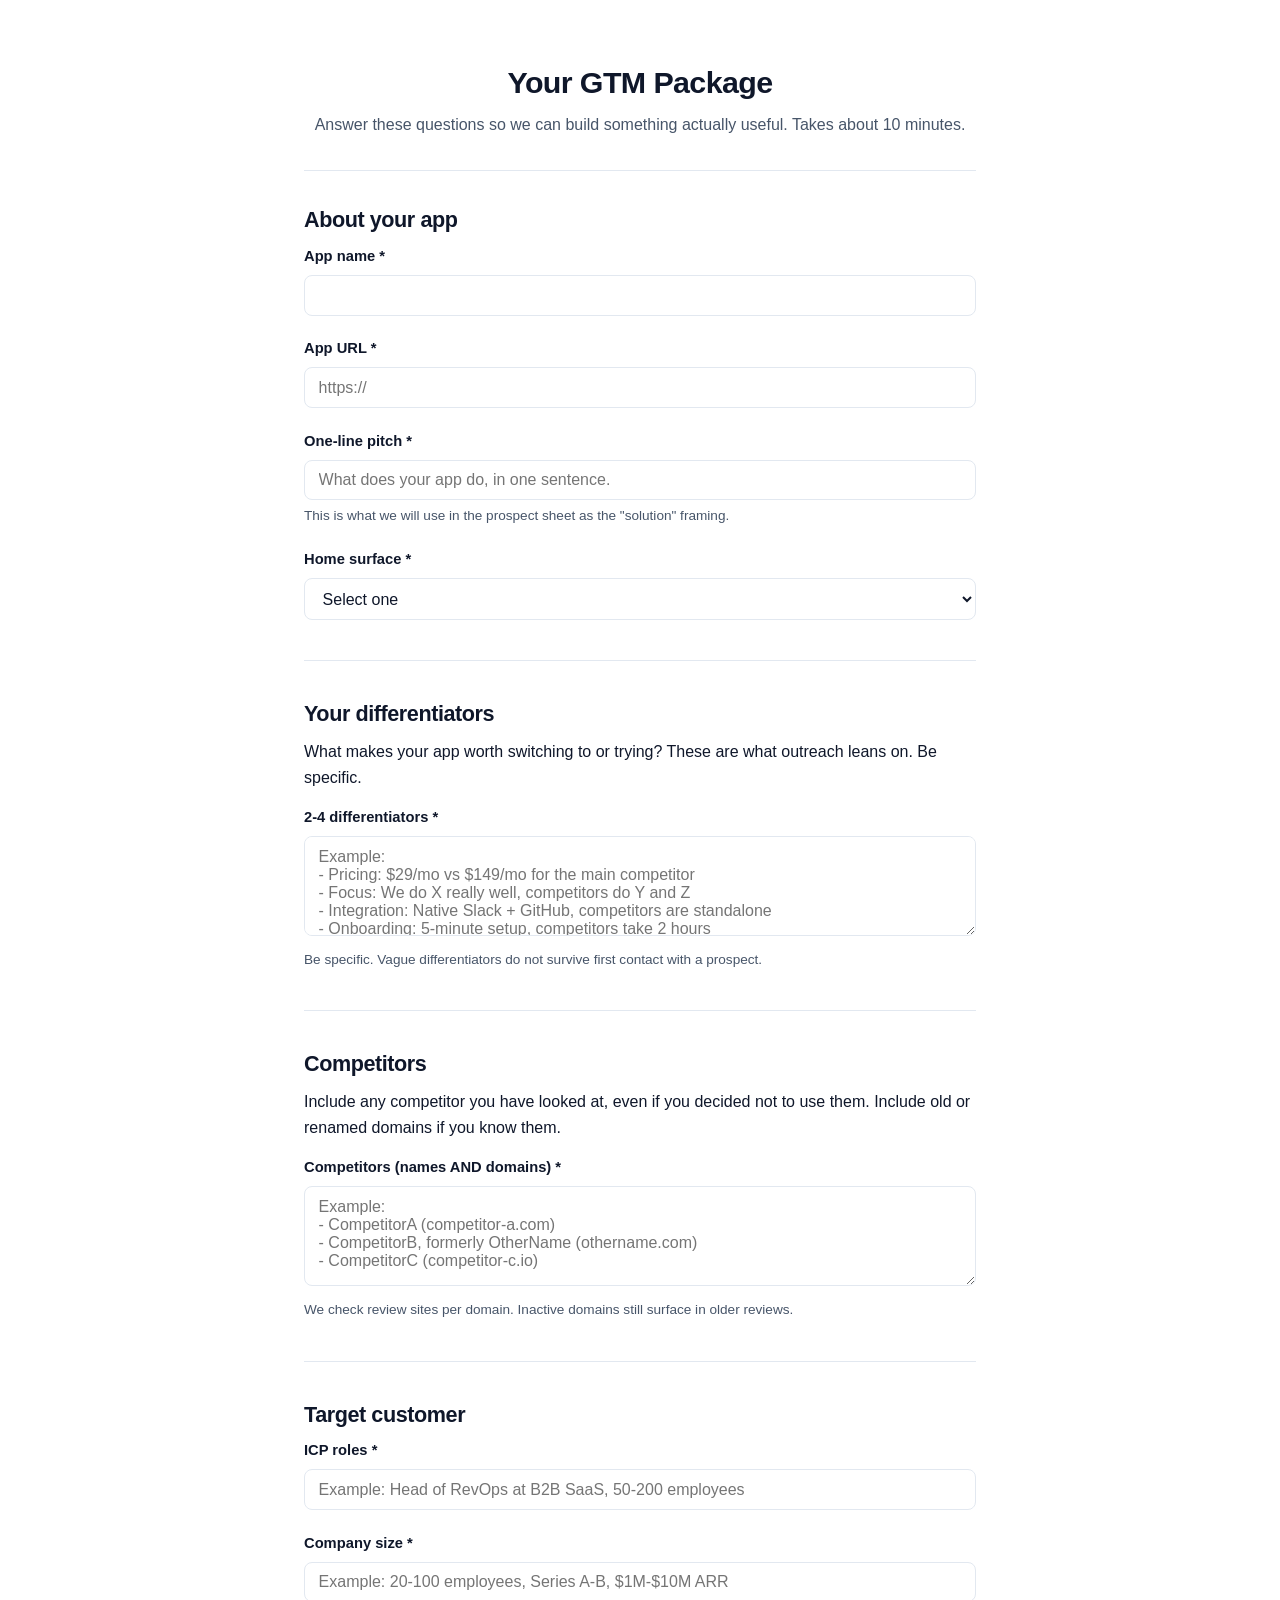
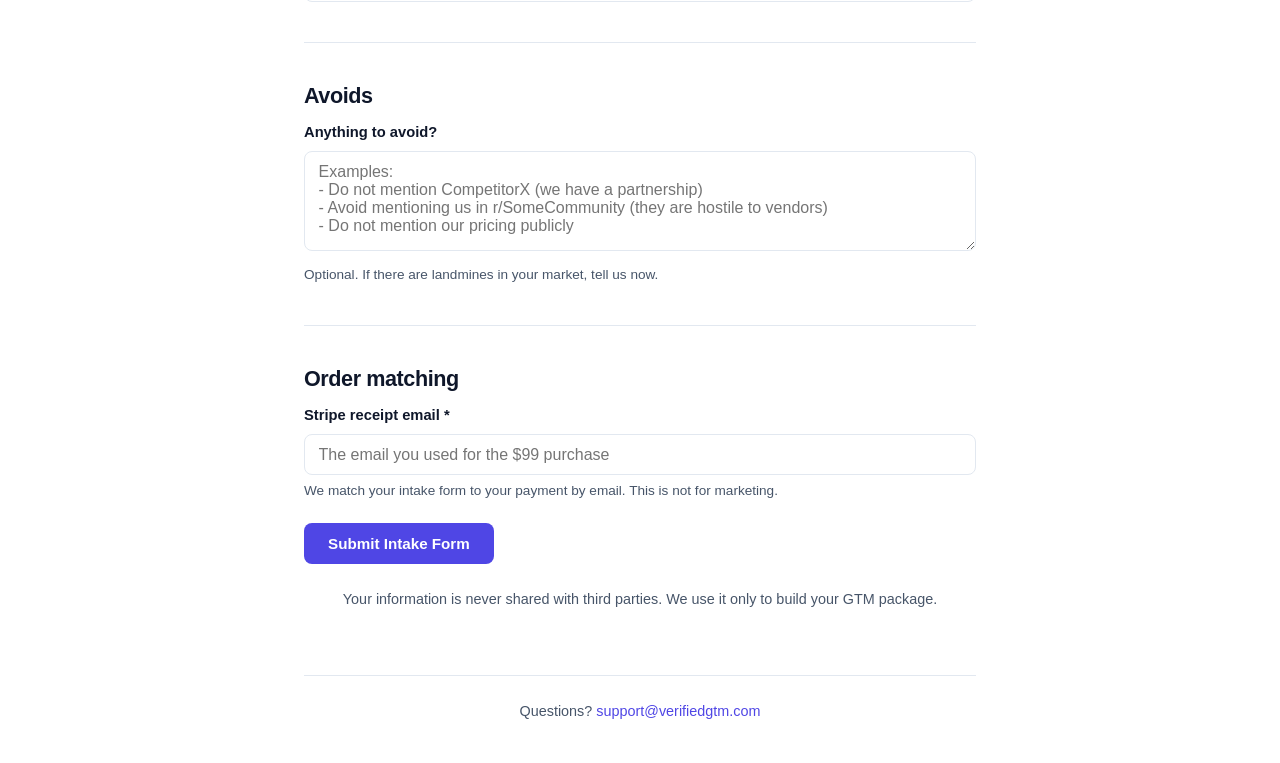
<file: intake.html>
<!DOCTYPE html>
<html lang="en">
<head>
  <meta charset="UTF-8">
  <meta name="viewport" content="width=device-width, initial-scale=1.0">
  <title>Intake Form: Verified GTM Playbooks</title>
  <meta name="description" content="Tell us about your app so we can build your verified go-to-market package.">
  <meta name="robots" content="noindex">
  <link rel="stylesheet" href="style.css">
  <script src="config.js"></script>
</head>
<body class="app">
  <header class="hero">
    <h1>Your GTM Package</h1>
    <p>Answer these questions so we can build something actually useful. Takes about 10 minutes.</p>
  </header>

  <main>
    <form id="intake-form">
      <h2>About your app</h2>

      <div class="form-group">
        <label for="app-name">App name *</label>
        <input type="text" id="app-name" name="app_name" required>
      </div>

      <div class="form-group">
        <label for="app-url">App URL *</label>
        <input type="url" id="app-url" name="app_url" placeholder="https://" required>
      </div>

      <div class="form-group">
        <label for="pitch">One-line pitch *</label>
        <input type="text" id="pitch" name="pitch" placeholder="What does your app do, in one sentence." required>
        <p class="hint">This is what we will use in the prospect sheet as the "solution" framing.</p>
      </div>

      <div class="form-group">
        <label for="surface">Home surface *</label>
        <select id="surface" name="surface" required>
          <option value="">Select one</option>
          <option value="web">Web app</option>
          <option value="slack">Slack</option>
          <option value="cli">CLI</option>
          <option value="mobile">Mobile</option>
          <option value="other">Other</option>
        </select>
      </div>

      <hr>

      <h2>Your differentiators</h2>
      <p>What makes your app worth switching to or trying? These are what outreach leans on. Be specific.</p>

      <div class="form-group">
        <label for="differentiators">2-4 differentiators *</label>
        <textarea id="differentiators" name="differentiators" required placeholder="Example:
- Pricing: $29/mo vs $149/mo for the main competitor
- Focus: We do X really well, competitors do Y and Z
- Integration: Native Slack + GitHub, competitors are standalone
- Onboarding: 5-minute setup, competitors take 2 hours"></textarea>
        <p class="hint">Be specific. Vague differentiators do not survive first contact with a prospect.</p>
      </div>

      <hr>

      <h2>Competitors</h2>
      <p>Include any competitor you have looked at, even if you decided not to use them. Include old or renamed domains if you know them.</p>

      <div class="form-group">
        <label for="competitors">Competitors (names AND domains) *</label>
        <textarea id="competitors" name="competitors" required placeholder="Example:
- CompetitorA (competitor-a.com)
- CompetitorB, formerly OtherName (othername.com)
- CompetitorC (competitor-c.io)"></textarea>
        <p class="hint">We check review sites per domain. Inactive domains still surface in older reviews.</p>
      </div>

      <hr>

      <h2>Target customer</h2>

      <div class="form-group">
        <label for="icp-roles">ICP roles *</label>
        <input type="text" id="icp-roles" name="icp_roles" required placeholder="Example: Head of RevOps at B2B SaaS, 50-200 employees">
      </div>

      <div class="form-group">
        <label for="icp-size">Company size *</label>
        <input type="text" id="icp-size" name="icp_size" required placeholder="Example: 20-100 employees, Series A-B, $1M-$10M ARR">
      </div>

      <hr>

      <h2>Avoids</h2>

      <div class="form-group">
        <label for="avoids">Anything to avoid?</label>
        <textarea id="avoids" name="avoids" placeholder="Examples:
- Do not mention CompetitorX (we have a partnership)
- Avoid mentioning us in r/SomeCommunity (they are hostile to vendors)
- Do not mention our pricing publicly"></textarea>
        <p class="hint">Optional. If there are landmines in your market, tell us now.</p>
      </div>

      <hr>

      <h2>Order matching</h2>

      <div class="form-group">
        <label for="stripe-email">Stripe receipt email *</label>
        <input type="email" id="stripe-email" name="stripe_email" required placeholder="The email you used for the $99 purchase">
        <p class="hint">We match your intake form to your payment by email. This is not for marketing.</p>
      </div>

      <div id="form-error" style="color: #cc4444; margin-bottom: 1rem; display: none;"></div>

      <div class="form-group">
        <button type="submit" id="submit-btn">Submit Intake Form</button>
      </div>

      <p style="text-align: center; color: var(--text-secondary); font-size: 0.9rem; margin-top: 1.5rem;">
        Your information is never shared with third parties. We use it only to build your GTM package.
      </p>
    </form>

    <div id="success-message" style="display: none; text-align: center; padding: 3rem 0;">
      <h2>Got it.</h2>
      <p>Your package will be ready within 48 hours. Sign in at the customer area with this email to pick it up; we will email you when it is live.</p>
    </div>
  </main>

    <footer>
      <p>Questions? <a href="#" id="footer-email"></a></p>
    </footer>

    <script>
      document.getElementById('footer-email').href = 'mailto:' + CONFIG.contactEmail;
      document.getElementById('footer-email').textContent = CONFIG.contactEmail;

      var storedEmail = sessionStorage.getItem('supabase_email');
      if (storedEmail) {
        var stripeEmailField = document.getElementById('stripe-email');
        stripeEmailField.value = storedEmail;
        stripeEmailField.readOnly = true;
      }

    document.getElementById('intake-form').addEventListener('submit', function(e) {
      e.preventDefault();
      var form = e.target;
      var submitBtn = document.getElementById('submit-btn');
      var errorDiv = document.getElementById('form-error');

      errorDiv.style.display = 'none';
      submitBtn.disabled = true;

      var payload = Object.fromEntries(new FormData(form));

      fetch(CONFIG.supabaseUrl + "/rest/v1/intake", {
        method: "POST",
        headers: {
          "Content-Type": "application/json",
          "apikey": CONFIG.supabaseAnonKey,
          "Authorization": "Bearer " + CONFIG.supabaseAnonKey,
          "Prefer": "return=minimal"
        },
        body: JSON.stringify(payload)
      }).then(function(res) {
        if (res.ok) {
          form.style.display = 'none';
          document.getElementById('success-message').style.display = 'block';
        } else {
          errorDiv.textContent = 'Something went wrong. Email us at ' + CONFIG.contactEmail + ' and we will take your intake by email.';
          errorDiv.style.display = 'block';
          submitBtn.disabled = false;
        }
      }).catch(function() {
        errorDiv.textContent = 'Something went wrong. Email us at ' + CONFIG.contactEmail + ' and we will take your intake by email.';
        errorDiv.style.display = 'block';
        submitBtn.disabled = false;
      });
    });
  </script>
</body>
</html>
</file>
<file: style.css>
* {
  margin: 0;
  padding: 0;
  box-sizing: border-box;
}

:root {
  --bg: #ffffff;
  --bg-alt: #f8fafc;
  --bg-dark: #0f172a;
  --text: #0f172a;
  --text-secondary: #475569;
  --text-on-dark: #e2e8f0;
  --accent: #4f46e5;
  --accent-hover: #4338ca;
  --accent-soft: #eef2ff;
  --green: #059669;
  --green-soft: #ecfdf5;
  --red: #dc2626;
  --red-soft: #fef2f2;
  --border: #e2e8f0;
  --shadow: 0 1px 3px rgba(15, 23, 42, 0.08), 0 1px 2px rgba(15, 23, 42, 0.04);
  --shadow-lg: 0 10px 30px rgba(15, 23, 42, 0.10), 0 2px 6px rgba(15, 23, 42, 0.05);
  --sans: -apple-system, BlinkMacSystemFont, "Segoe UI", "Inter", Roboto, Helvetica, Arial, sans-serif;
  --mono: ui-monospace, "SF Mono", Menlo, Consolas, monospace;
}

html {
  scroll-behavior: smooth;
}

body {
  font-family: var(--sans);
  background: var(--bg);
  color: var(--text);
  line-height: 1.6;
  font-size: 16px;
  -webkit-font-smoothing: antialiased;
}

a {
  color: var(--accent);
  text-decoration: none;
}

a:hover {
  text-decoration: underline;
}

h1, h2, h3 {
  line-height: 1.2;
  letter-spacing: -0.02em;
}

p {
  margin-bottom: 1rem;
}

.container {
  max-width: 1080px;
  margin: 0 auto;
  padding: 0 1.5rem;
}

.container-narrow {
  max-width: 760px;
  margin: 0 auto;
  padding: 0 1.5rem;
}

/* ---------- nav ---------- */

.nav {
  position: sticky;
  top: 0;
  z-index: 50;
  background: rgba(255, 255, 255, 0.85);
  backdrop-filter: blur(12px);
  -webkit-backdrop-filter: blur(12px);
  border-bottom: 1px solid var(--border);
}

.nav-inner {
  max-width: 1080px;
  margin: 0 auto;
  padding: 0.85rem 1.5rem;
  display: flex;
  align-items: center;
  gap: 2rem;
}

.wordmark {
  font-weight: 800;
  font-size: 1.05rem;
  letter-spacing: -0.02em;
  color: var(--text);
}

.wordmark:hover {
  text-decoration: none;
}

.wordmark span {
  color: var(--accent);
}

.nav-links {
  display: flex;
  gap: 1.5rem;
  margin-left: auto;
}

.nav-links a {
  color: var(--text-secondary);
  font-size: 0.92rem;
  font-weight: 500;
}

.nav-links a:hover {
  color: var(--text);
  text-decoration: none;
}

.nav-cta {
  display: flex;
  align-items: center;
  gap: 1.25rem;
}

.nav-cta .signin {
  color: var(--text-secondary);
  font-size: 0.92rem;
  font-weight: 500;
}

/* ---------- buttons ---------- */

.btn, .cta-button, button[type="submit"] {
  display: inline-block;
  background: var(--accent);
  color: #ffffff;
  font-family: var(--sans);
  font-size: 0.95rem;
  font-weight: 600;
  padding: 0.75rem 1.5rem;
  border: none;
  border-radius: 8px;
  cursor: pointer;
  transition: background 0.15s, transform 0.1s;
  text-align: center;
}

.btn:hover, .cta-button:hover, button[type="submit"]:hover {
  background: var(--accent-hover);
  text-decoration: none;
}

.btn:active, .cta-button:active, button[type="submit"]:active {
  transform: translateY(1px);
}

.cta-button:visited {
  color: #ffffff;
}

.btn-lg {
  font-size: 1.05rem;
  padding: 0.9rem 2rem;
}

.btn-ghost {
  background: transparent;
  color: var(--text);
  border: 1px solid var(--border);
}

.btn-ghost:hover {
  background: var(--bg-alt);
  color: var(--text);
}

button[type="submit"]:disabled {
  opacity: 0.6;
  cursor: default;
}

/* ---------- hero ---------- */

.hero-section {
  text-align: center;
  padding: 5rem 0 3.5rem;
  background:
    radial-gradient(ellipse 60% 50% at 50% -10%, var(--accent-soft), transparent);
}

.badge {
  display: inline-flex;
  align-items: center;
  gap: 0.4rem;
  background: var(--accent-soft);
  color: var(--accent);
  font-size: 0.8rem;
  font-weight: 600;
  padding: 0.3rem 0.85rem;
  border-radius: 999px;
  margin-bottom: 1.5rem;
}

.hero-section h1 {
  font-size: clamp(2.1rem, 5vw, 3.3rem);
  font-weight: 800;
  max-width: 800px;
  margin: 0 auto 1.25rem;
}

.hero-sub {
  font-size: 1.15rem;
  color: var(--text-secondary);
  max-width: 640px;
  margin: 0 auto 2rem;
}

.hero-ctas {
  display: flex;
  justify-content: center;
  gap: 0.75rem;
  flex-wrap: wrap;
  margin-bottom: 1.25rem;
}

.trust-line {
  font-size: 0.88rem;
  color: var(--text-secondary);
}

.trust-line strong {
  color: var(--text);
}

/* ---------- browser mockup ---------- */

.browser-frame {
  max-width: 820px;
  margin: 3rem auto 0;
  background: var(--bg);
  border: 1px solid var(--border);
  border-radius: 12px;
  box-shadow: var(--shadow-lg);
  overflow: hidden;
  text-align: left;
}

.browser-bar {
  display: flex;
  align-items: center;
  gap: 0.4rem;
  background: var(--bg-alt);
  border-bottom: 1px solid var(--border);
  padding: 0.6rem 1rem;
}

.browser-bar i {
  width: 10px;
  height: 10px;
  border-radius: 50%;
  background: var(--border);
}

.browser-bar .addr {
  margin-left: 0.75rem;
  font-family: var(--mono);
  font-size: 0.72rem;
  color: var(--text-secondary);
  background: var(--bg);
  border: 1px solid var(--border);
  border-radius: 6px;
  padding: 0.15rem 0.75rem;
}

.browser-frame > input {
  position: absolute;
  opacity: 0;
  pointer-events: none;
}

.browser-bar label {
  font-family: var(--mono);
  font-size: 0.72rem;
  font-weight: 500;
  color: var(--text-secondary);
  padding: 0.25rem 0.7rem;
  border: 1px solid transparent;
  border-radius: 6px;
  cursor: pointer;
  margin-bottom: 0;
  display: inline-block;
}

.browser-bar label:first-of-type {
  margin-left: 0.75rem;
}

.browser-bar .addr {
  margin-left: auto;
}

#tab-playbook:checked ~ .browser-bar label[for="tab-playbook"],
#tab-swipe:checked ~ .browser-bar label[for="tab-swipe"],
#tab-prospects:checked ~ .browser-bar label[for="tab-prospects"] {
  background: var(--bg);
  border-color: var(--border);
  color: var(--text);
}

.browser-frame .browser-body {
  display: none;
}

#tab-playbook:checked ~ #body-playbook,
#tab-swipe:checked ~ #body-swipe,
#tab-prospects:checked ~ #body-prospects {
  display: block;
}

.browser-body {
  padding: 1.75rem 2rem;
  font-size: 0.93rem;
  max-height: 440px;
  overflow-y: auto;
}

.browser-body blockquote {
  border-left: 3px solid var(--accent);
  padding-left: 1rem;
  margin: 1.1rem 0;
  color: var(--text);
}

.browser-body .src-line {
  font-size: 0.82rem;
  color: var(--text-secondary);
}

.sample-caption {
  font-size: 0.82rem;
  color: var(--text-secondary);
  margin: 0.85rem auto 0;
  text-align: center;
}

.browser-body h4 {
  font-size: 1.05rem;
  margin-bottom: 0.75rem;
}

.browser-body ul {
  list-style: none;
  padding: 0;
  margin-bottom: 0;
}

.browser-body li {
  padding: 0.7rem 0;
  border-bottom: 1px solid var(--border);
}

.browser-body li:last-of-type {
  border-bottom: none;
}

/* ---------- shared bits ---------- */

.stamp {
  display: inline-block;
  font-family: var(--mono);
  font-size: 0.68rem;
  font-weight: 600;
  text-transform: uppercase;
  letter-spacing: 0.05em;
  color: var(--green);
  background: var(--green-soft);
  border: 1px solid currentColor;
  border-radius: 4px;
  padding: 0.05rem 0.45rem;
  white-space: nowrap;
  vertical-align: 1px;
}

.dud-block {
  background: var(--red-soft);
  border: 1px solid #fecaca;
  border-left: 3px solid var(--red);
  border-radius: 6px;
  padding: 0.9rem 1.1rem;
  margin: 1rem 0 0;
  font-size: 0.92rem;
}

.dud-block strong {
  color: var(--red);
}

.section {
  padding: 4.5rem 0;
}

.section-alt {
  background: var(--bg-alt);
  border-top: 1px solid var(--border);
  border-bottom: 1px solid var(--border);
}

.section-head {
  text-align: center;
  max-width: 640px;
  margin: 0 auto 3rem;
}

.section-head h2 {
  font-size: 2rem;
  font-weight: 800;
  margin-bottom: 0.75rem;
}

.section-head p {
  color: var(--text-secondary);
  font-size: 1.05rem;
  margin-bottom: 0;
}

.eyebrow {
  display: block;
  font-size: 0.8rem;
  font-weight: 700;
  text-transform: uppercase;
  letter-spacing: 0.08em;
  color: var(--accent);
  margin-bottom: 0.6rem;
}

/* ---------- cards ---------- */

.card-grid {
  display: grid;
  grid-template-columns: repeat(3, 1fr);
  gap: 1.25rem;
}

.card {
  background: var(--bg);
  border: 1px solid var(--border);
  border-radius: 12px;
  padding: 1.75rem;
  box-shadow: var(--shadow);
}

.card .icon {
  display: inline-flex;
  align-items: center;
  justify-content: center;
  width: 44px;
  height: 44px;
  border-radius: 10px;
  background: var(--accent-soft);
  color: var(--accent);
  margin-bottom: 1rem;
}

.card h3 {
  font-size: 1.1rem;
  font-weight: 700;
  margin-bottom: 0.5rem;
}

.card p {
  color: var(--text-secondary);
  font-size: 0.94rem;
  margin-bottom: 0.75rem;
}

.card ul {
  list-style: none;
  padding: 0;
  margin: 0;
  font-size: 0.9rem;
  color: var(--text-secondary);
}

.card ul li {
  padding: 0.3rem 0 0.3rem 1.5rem;
  position: relative;
}

.card ul li::before {
  content: "";
  position: absolute;
  left: 0;
  top: 0.62rem;
  width: 14px;
  height: 8px;
  border-left: 2px solid var(--green);
  border-bottom: 2px solid var(--green);
  transform: rotate(-45deg) scale(0.75);
}

/* ---------- steps ---------- */

.steps {
  display: grid;
  grid-template-columns: repeat(4, 1fr);
  gap: 1.25rem;
  counter-reset: step;
}

.step {
  position: relative;
  padding: 0 0.5rem;
}

.step-num {
  display: inline-flex;
  align-items: center;
  justify-content: center;
  width: 36px;
  height: 36px;
  border-radius: 50%;
  background: var(--accent);
  color: #fff;
  font-weight: 700;
  font-size: 0.95rem;
  margin-bottom: 0.85rem;
}

.step h3 {
  font-size: 1rem;
  font-weight: 700;
  margin-bottom: 0.35rem;
}

.step p {
  font-size: 0.9rem;
  color: var(--text-secondary);
  margin-bottom: 0;
}

/* ---------- dark band ---------- */

.dark-band {
  background: var(--bg-dark);
  color: var(--text-on-dark);
  padding: 4.5rem 0;
}

.dark-band h2 {
  color: #ffffff;
  font-size: 1.9rem;
  font-weight: 800;
  margin-bottom: 1rem;
}

.dark-band p {
  color: #94a3b8;
  font-size: 1.05rem;
  max-width: 680px;
}

.dark-band .container {
  text-align: center;
}

.dark-band p {
  margin-left: auto;
  margin-right: auto;
}

/* ---------- founder note ---------- */

.founder-note {
  background: var(--bg);
  border: 1px solid var(--border);
  border-left: 4px solid var(--accent);
  border-radius: 12px;
  box-shadow: var(--shadow);
  padding: 2rem 2.25rem;
}

.founder-note p:last-child {
  margin-bottom: 0;
}

/* ---------- not-grid ---------- */

.not-grid {
  display: grid;
  grid-template-columns: 1fr 1fr;
  gap: 1.25rem;
}

.not-grid > div {
  background: var(--bg);
  border: 1px solid var(--border);
  border-radius: 12px;
  padding: 1.5rem;
  display: flex;
  gap: 1rem;
}

.not-grid .x-icon {
  flex-shrink: 0;
  display: inline-flex;
  align-items: center;
  justify-content: center;
  width: 36px;
  height: 36px;
  border-radius: 8px;
  background: var(--red-soft);
  color: var(--red);
}

.not-grid h3 {
  font-size: 1rem;
  font-weight: 700;
  margin-bottom: 0.3rem;
}

.not-grid p {
  font-size: 0.9rem;
  color: var(--text-secondary);
  margin-bottom: 0;
}

/* ---------- pricing ---------- */

.pricing-card {
  max-width: 460px;
  margin: 0 auto;
  background: var(--bg);
  border: 1px solid var(--border);
  border-radius: 16px;
  box-shadow: var(--shadow-lg);
  padding: 2.5rem;
  text-align: center;
}

.pricing-card .price-tag {
  font-size: 3.25rem;
  font-weight: 800;
  letter-spacing: -0.03em;
  line-height: 1;
  margin-bottom: 0.35rem;
}

.pricing-card .price-sub {
  color: var(--text-secondary);
  font-size: 0.92rem;
  margin-bottom: 1.75rem;
}

.pricing-card ul {
  list-style: none;
  padding: 0;
  margin: 0 0 1.75rem;
  text-align: left;
}

.pricing-card ul li {
  padding: 0.5rem 0 0.5rem 1.75rem;
  position: relative;
  font-size: 0.95rem;
  border-bottom: 1px solid var(--border);
}

.pricing-card ul li:last-child {
  border-bottom: none;
}

.pricing-card ul li::before {
  content: "";
  position: absolute;
  left: 0.15rem;
  top: 0.95rem;
  width: 14px;
  height: 8px;
  border-left: 2px solid var(--green);
  border-bottom: 2px solid var(--green);
  transform: rotate(-45deg) scale(0.85);
}

.pricing-card .cta-button, .pricing-card .btn {
  width: 100%;
}

.pricing-footnote {
  margin-top: 1rem;
  font-size: 0.85rem;
  color: var(--text-secondary);
  margin-bottom: 0;
}

/* ---------- FAQ ---------- */

.faq-list {
  max-width: 720px;
  margin: 0 auto;
}

.faq-list details {
  background: var(--bg);
  border: 1px solid var(--border);
  border-radius: 10px;
  padding: 0 1.25rem;
  margin-bottom: 0.75rem;
}

.faq-list summary {
  cursor: pointer;
  font-weight: 600;
  padding: 1rem 0;
  list-style: none;
  position: relative;
  padding-right: 2rem;
}

.faq-list summary::-webkit-details-marker {
  display: none;
}

.faq-list summary::after {
  content: "+";
  position: absolute;
  right: 0.25rem;
  top: 50%;
  transform: translateY(-50%);
  font-size: 1.3rem;
  font-weight: 400;
  color: var(--text-secondary);
}

.faq-list details[open] summary::after {
  content: "\2212";
}

.faq-list details p {
  color: var(--text-secondary);
  padding-bottom: 1.1rem;
  margin-bottom: 0;
  font-size: 0.95rem;
}

/* ---------- footer ---------- */

.site-footer {
  background: var(--bg-dark);
  color: #94a3b8;
  padding: 3.5rem 0 2.5rem;
  font-size: 0.9rem;
}

.site-footer .wordmark {
  color: #ffffff;
  display: inline-block;
  margin-bottom: 0.5rem;
}

.footer-tagline {
  margin-bottom: 1.75rem;
}

.footer-links {
  display: flex;
  gap: 1.75rem;
  flex-wrap: wrap;
  padding-top: 1.5rem;
  border-top: 1px solid #1e293b;
}

.footer-links a {
  color: #cbd5e1;
}

.footer-cta-band {
  text-align: center;
  padding: 4.5rem 0;
  background:
    radial-gradient(ellipse 60% 60% at 50% 110%, var(--accent-soft), transparent);
}

.footer-cta-band h2 {
  font-size: 2rem;
  font-weight: 800;
  margin-bottom: 0.75rem;
}

.footer-cta-band p {
  color: var(--text-secondary);
  margin-bottom: 1.75rem;
}

/* ---------- app pages (account / intake) ---------- */

.app {
  max-width: 720px;
  margin: 0 auto;
  padding: 1.5rem;
}

.app .hero {
  text-align: center;
  padding: 2.5rem 0 2rem;
  border-bottom: 1px solid var(--border);
  margin-bottom: 2rem;
}

.app .hero h1 {
  font-size: 1.9rem;
  font-weight: 800;
  margin-bottom: 0.75rem;
}

.app .hero p {
  color: var(--text-secondary);
  margin-bottom: 0;
}

.app footer {
  margin-top: 4rem;
  padding-top: 1.5rem;
  border-top: 1px solid var(--border);
  color: var(--text-secondary);
  font-size: 0.9rem;
  text-align: center;
}

/* legacy hero on pages without .app (safety) */
.hero {
  padding: 2rem 0;
}

.app h2 {
  font-size: 1.35rem;
  font-weight: 700;
  margin-top: 2.25rem;
  margin-bottom: 0.75rem;
}

.app h3 {
  font-size: 1.05rem;
  font-weight: 700;
  margin-top: 1.5rem;
  margin-bottom: 0.5rem;
}

.app ul, .app ol {
  margin-bottom: 1rem;
  padding-left: 1.5rem;
}

.app hr {
  border: none;
  border-top: 1px solid var(--border);
  margin: 2.5rem 0;
}

/* ---------- forms ---------- */

.form-group {
  margin-bottom: 1.35rem;
}

label {
  display: block;
  font-weight: 600;
  font-size: 0.92rem;
  margin-bottom: 0.4rem;
}

input, textarea, select {
  width: 100%;
  padding: 0.65rem 0.85rem;
  border: 1px solid var(--border);
  border-radius: 8px;
  font-size: 1rem;
  font-family: var(--sans);
  background: var(--bg);
  color: var(--text);
}

input:focus, textarea:focus, select:focus {
  outline: none;
  border-color: var(--accent);
  box-shadow: 0 0 0 3px var(--accent-soft);
}

textarea {
  min-height: 100px;
  resize: vertical;
}

.hint {
  font-size: 0.85rem;
  color: var(--text-secondary);
  margin-top: 0.3rem;
  margin-bottom: 0;
}

/* ---------- account page docs ---------- */

.doc-section {
  margin-bottom: 2.5rem;
}

.doc-content {
  background: var(--bg);
  border: 1px solid var(--border);
  border-radius: 12px;
  box-shadow: var(--shadow);
  padding: 1.75rem;
  margin: 0.75rem 0;
  overflow-x: auto;
}

.doc-content blockquote {
  border-left: 3px solid var(--border);
  padding-left: 1rem;
  margin: 1rem 0;
  color: var(--text-secondary);
}

.download-bar {
  font-size: 0.88rem;
  margin-bottom: 1.5rem;
}

.doc-card {
  background: var(--bg);
  border: 1px solid var(--border);
  border-radius: 12px;
  box-shadow: var(--shadow);
  padding: 1.25rem;
  margin-bottom: 1rem;
}

.doc-card h3 {
  margin-top: 0;
}

.doc-list {
  list-style: none;
  padding: 0;
}

.doc-list li {
  padding: 0.75rem 0;
  border-bottom: 1px solid var(--border);
}

.doc-list li:last-child {
  border-bottom: none;
}

.download-link {
  display: inline-block;
  margin-top: 0.5rem;
  font-size: 0.9rem;
}

blockquote {
  border-left: 3px solid var(--border);
  padding-left: 1rem;
  margin: 1rem 0;
  color: var(--text-secondary);
}

/* ---------- responsive ---------- */

@media (max-width: 860px) {
  .card-grid {
    grid-template-columns: 1fr;
  }

  .steps {
    grid-template-columns: 1fr 1fr;
    gap: 2rem 1.25rem;
  }

  .nav-links {
    display: none;
  }
}

@media (max-width: 560px) {
  .steps {
    grid-template-columns: 1fr;
  }

  .not-grid {
    grid-template-columns: 1fr;
  }

  .browser-body {
    padding: 1.25rem;
  }

  .pricing-card {
    padding: 1.75rem;
  }
}
</file>
